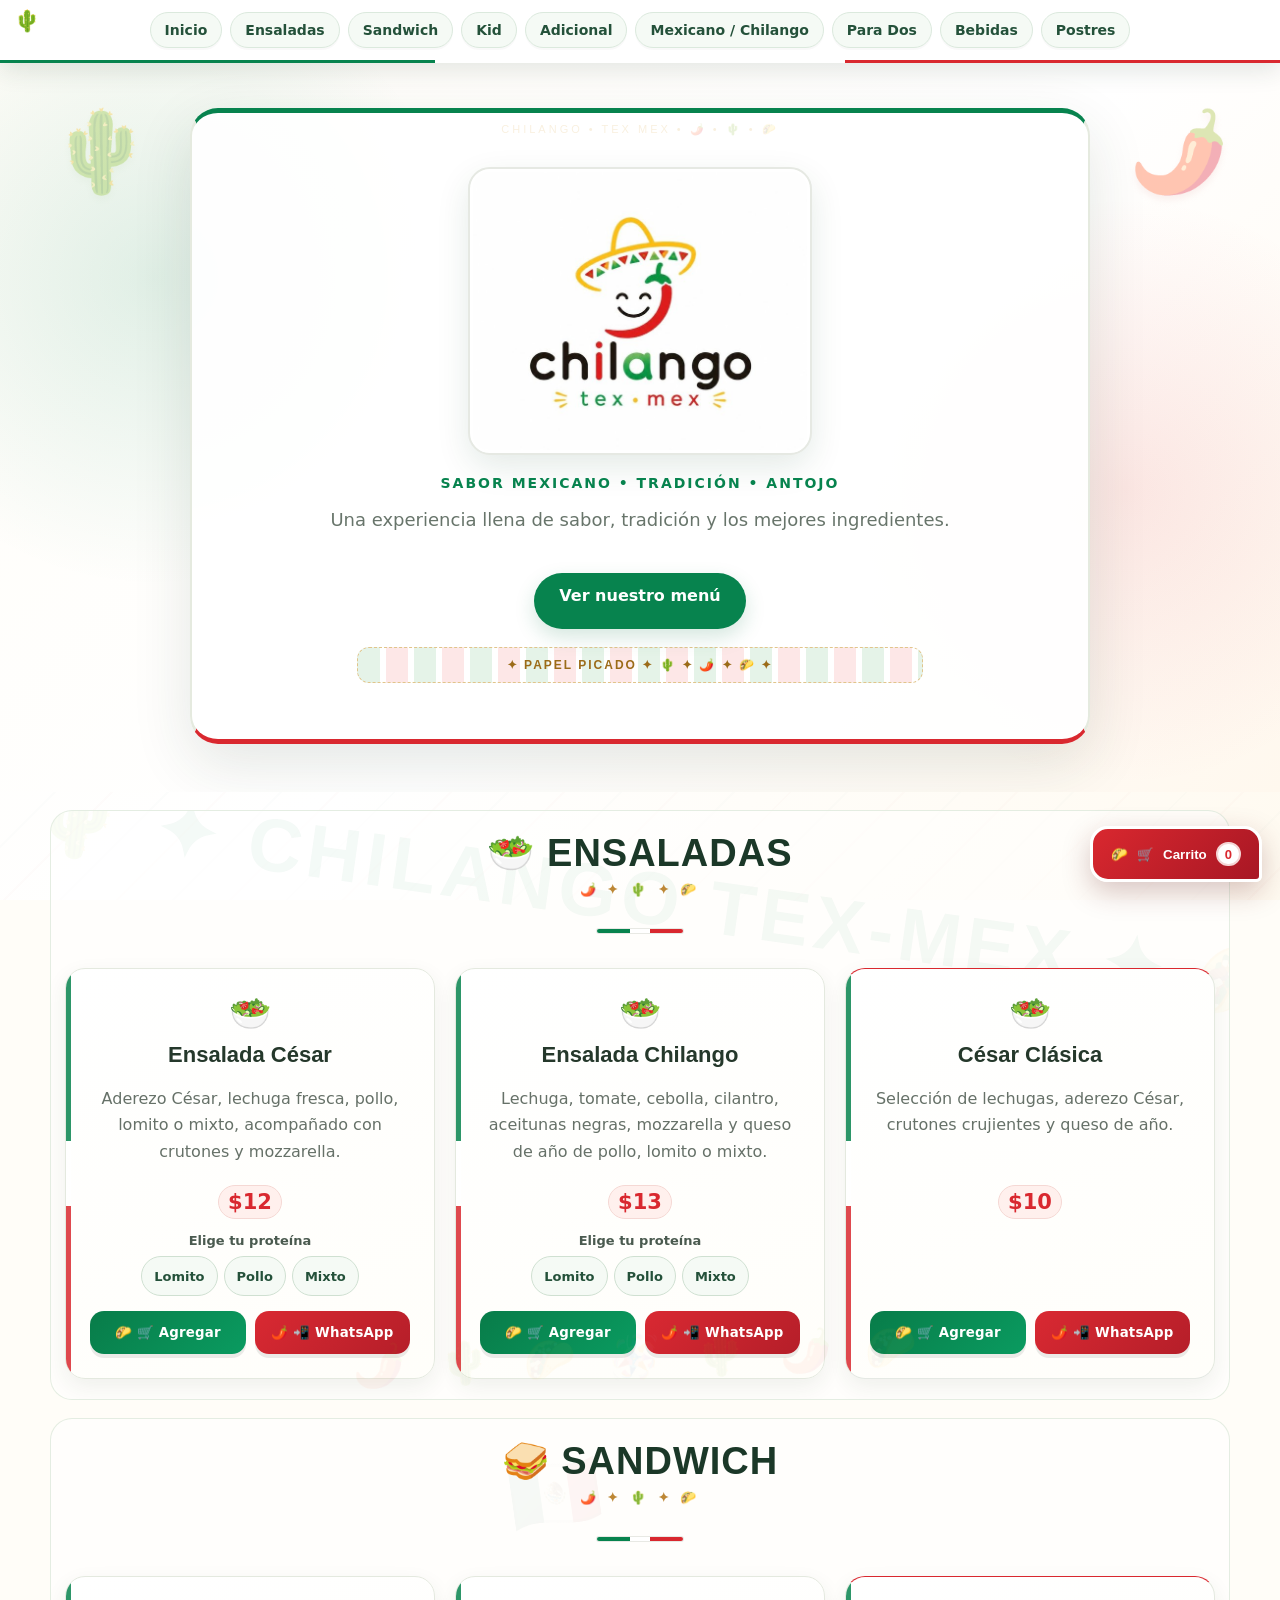
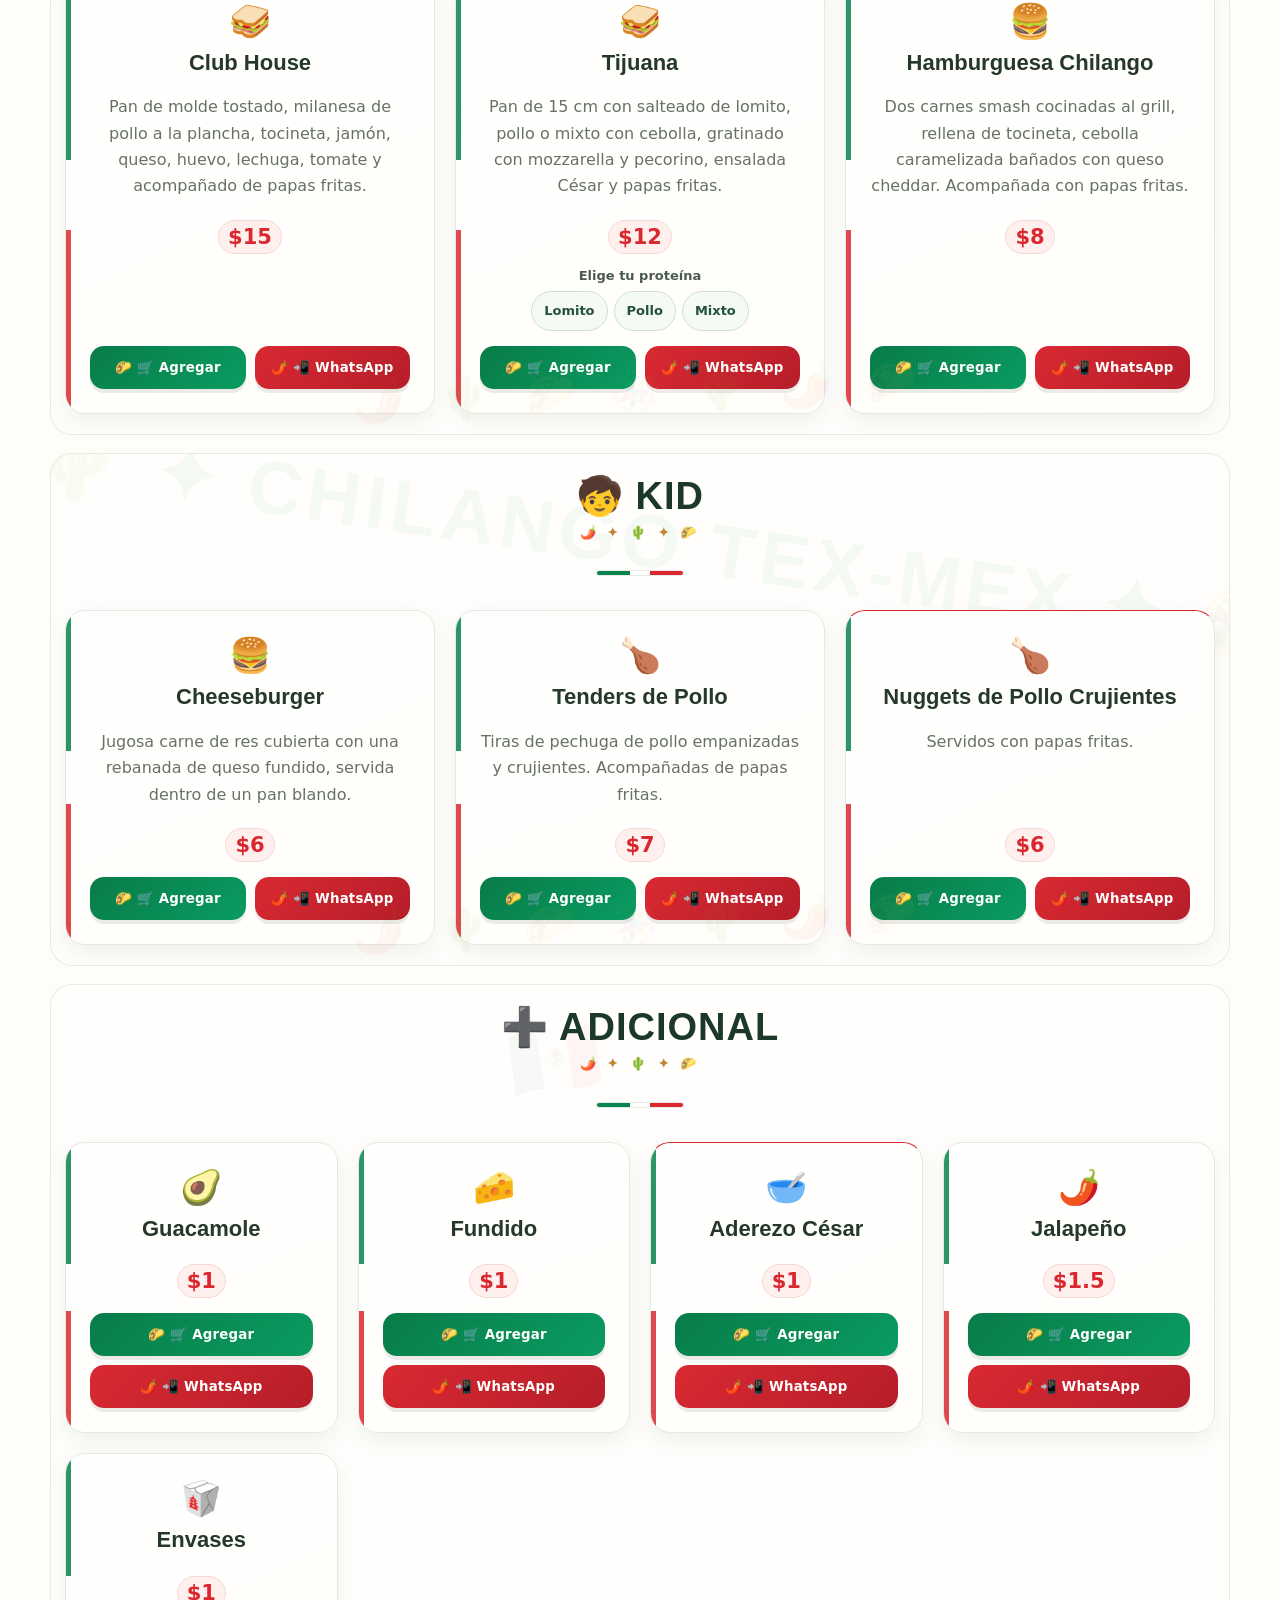
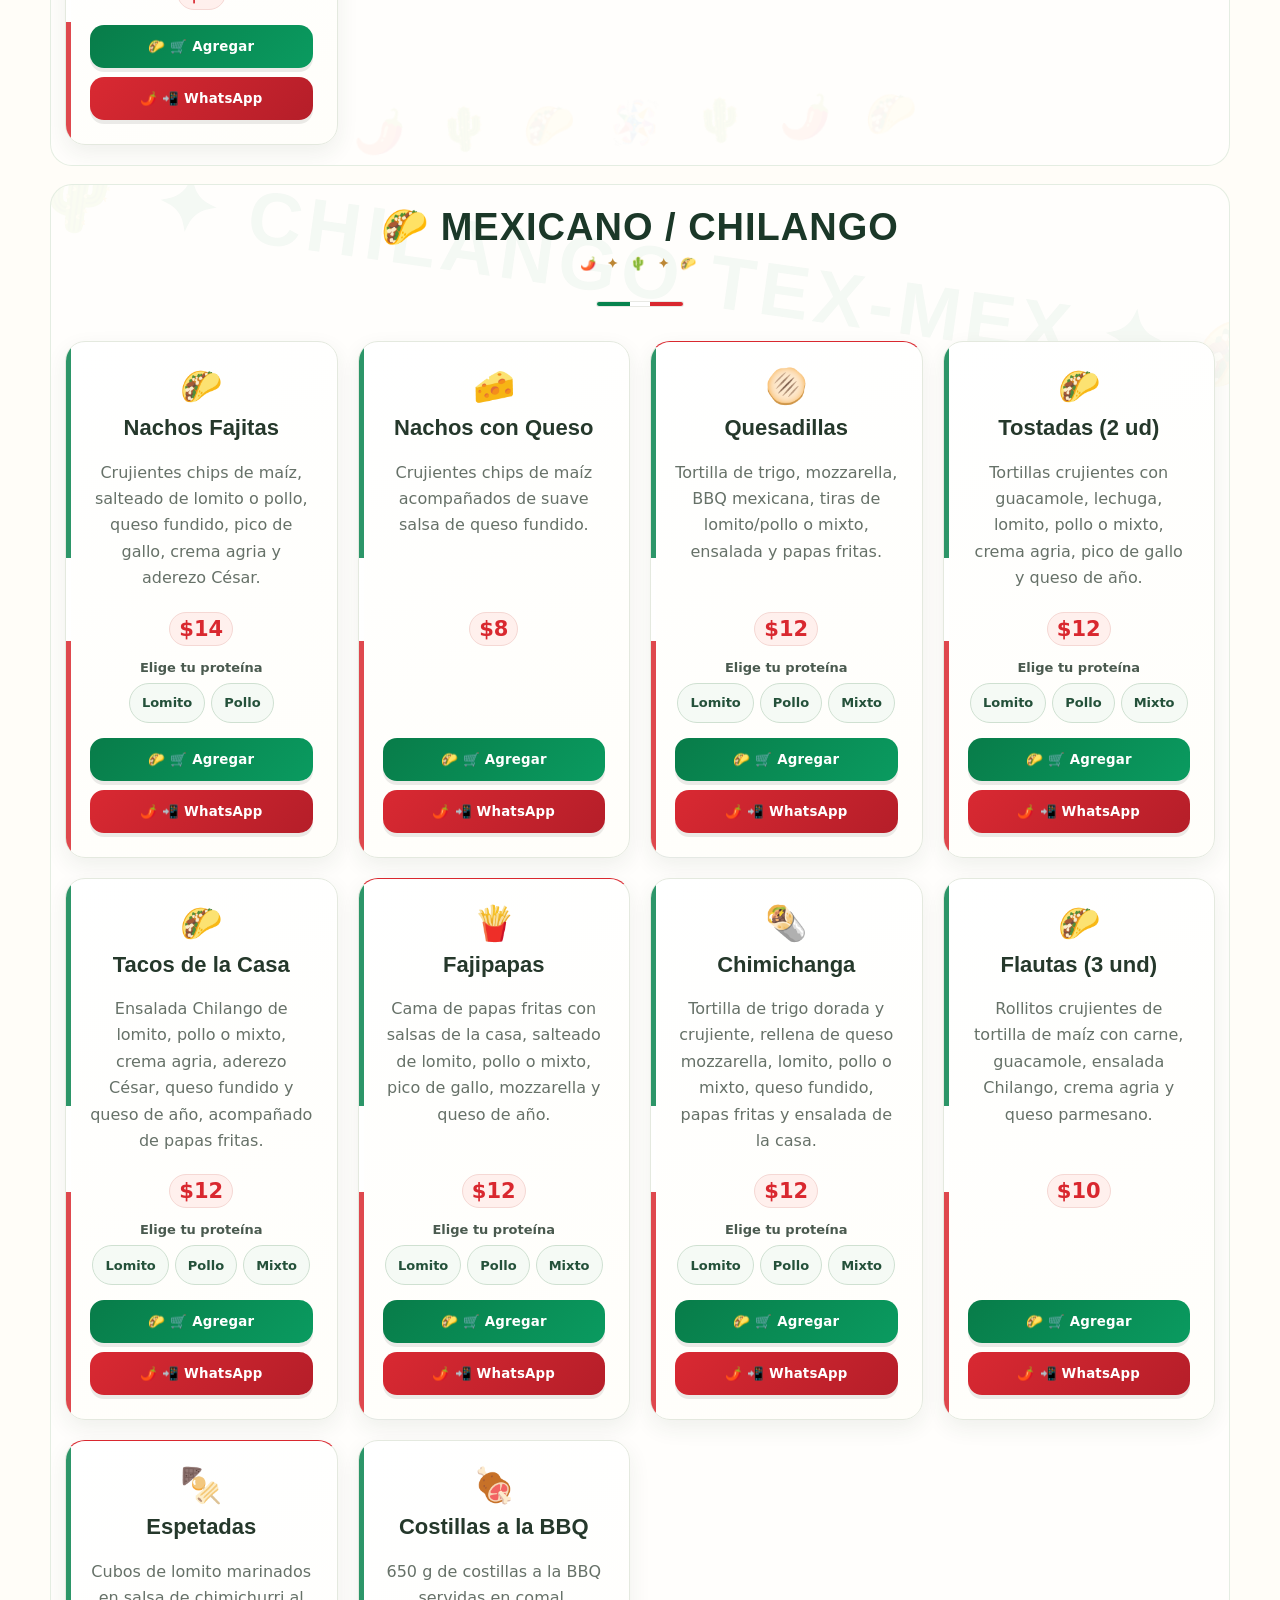
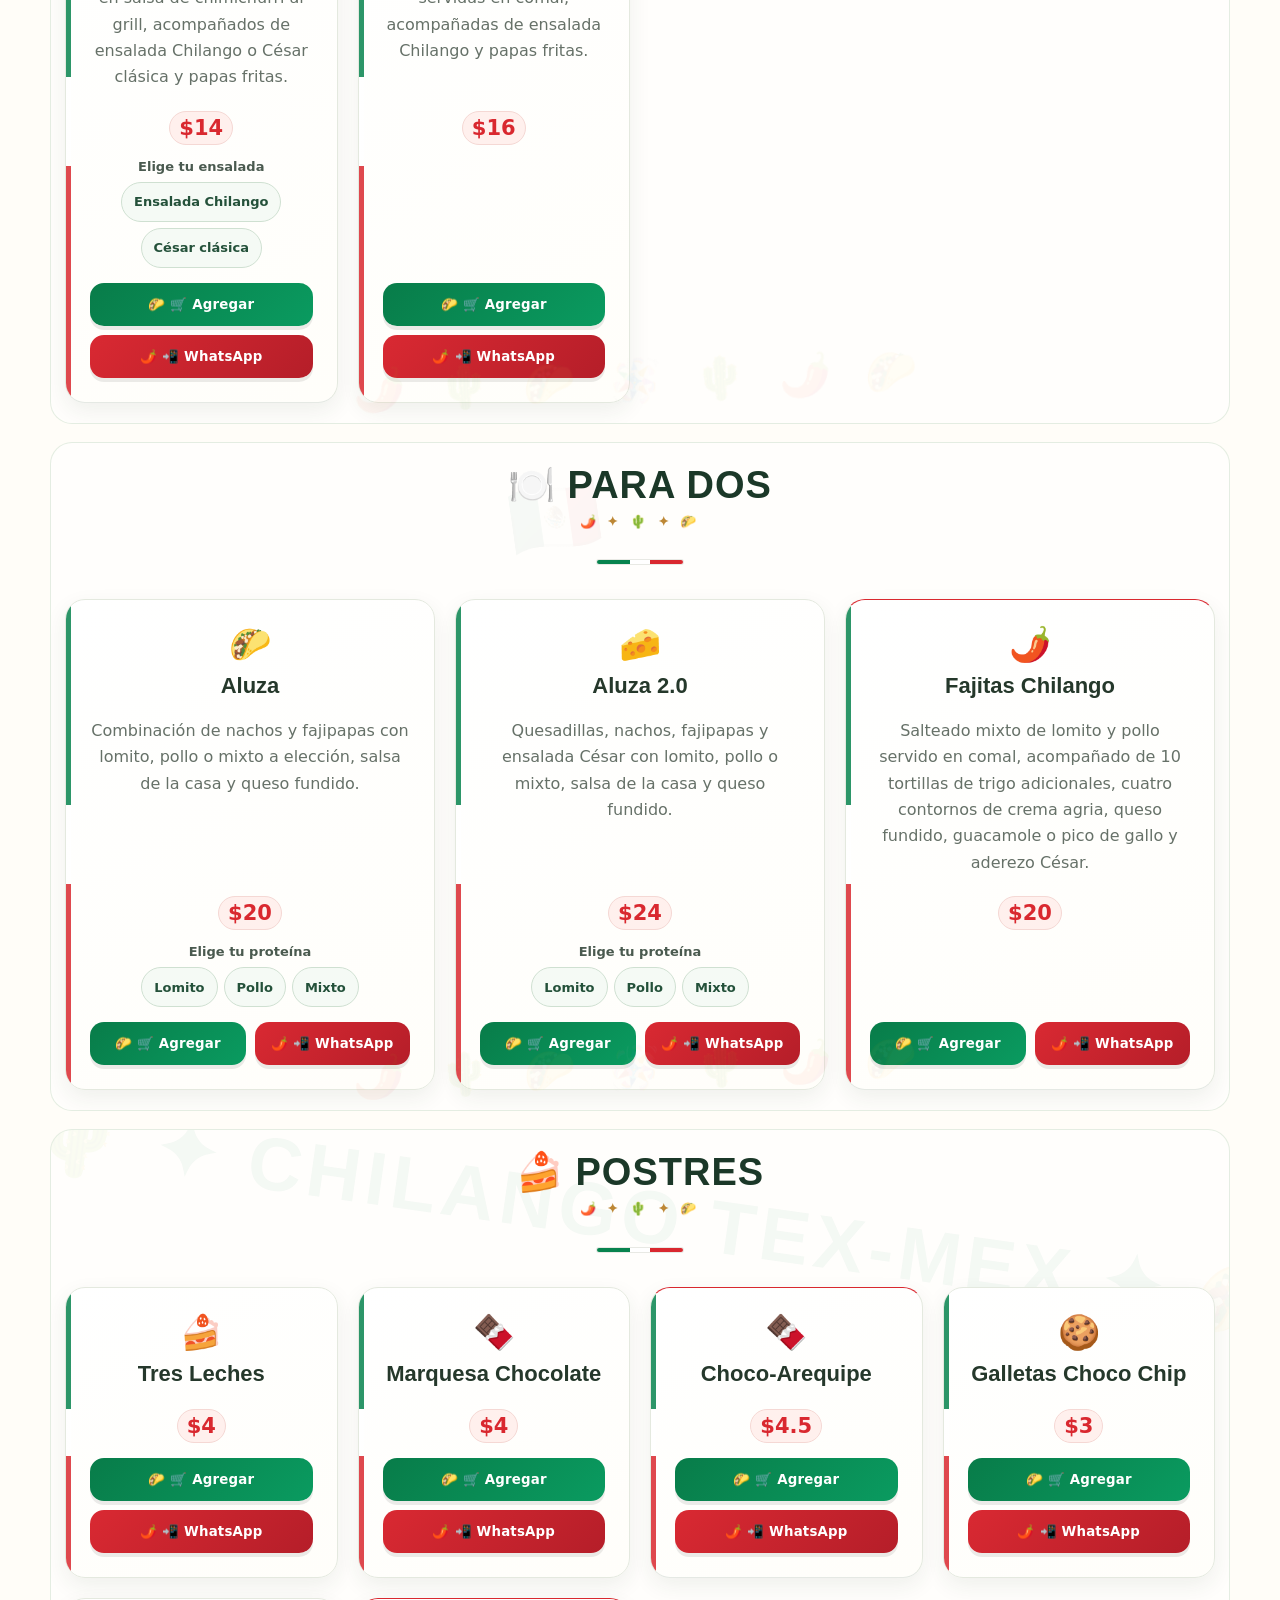
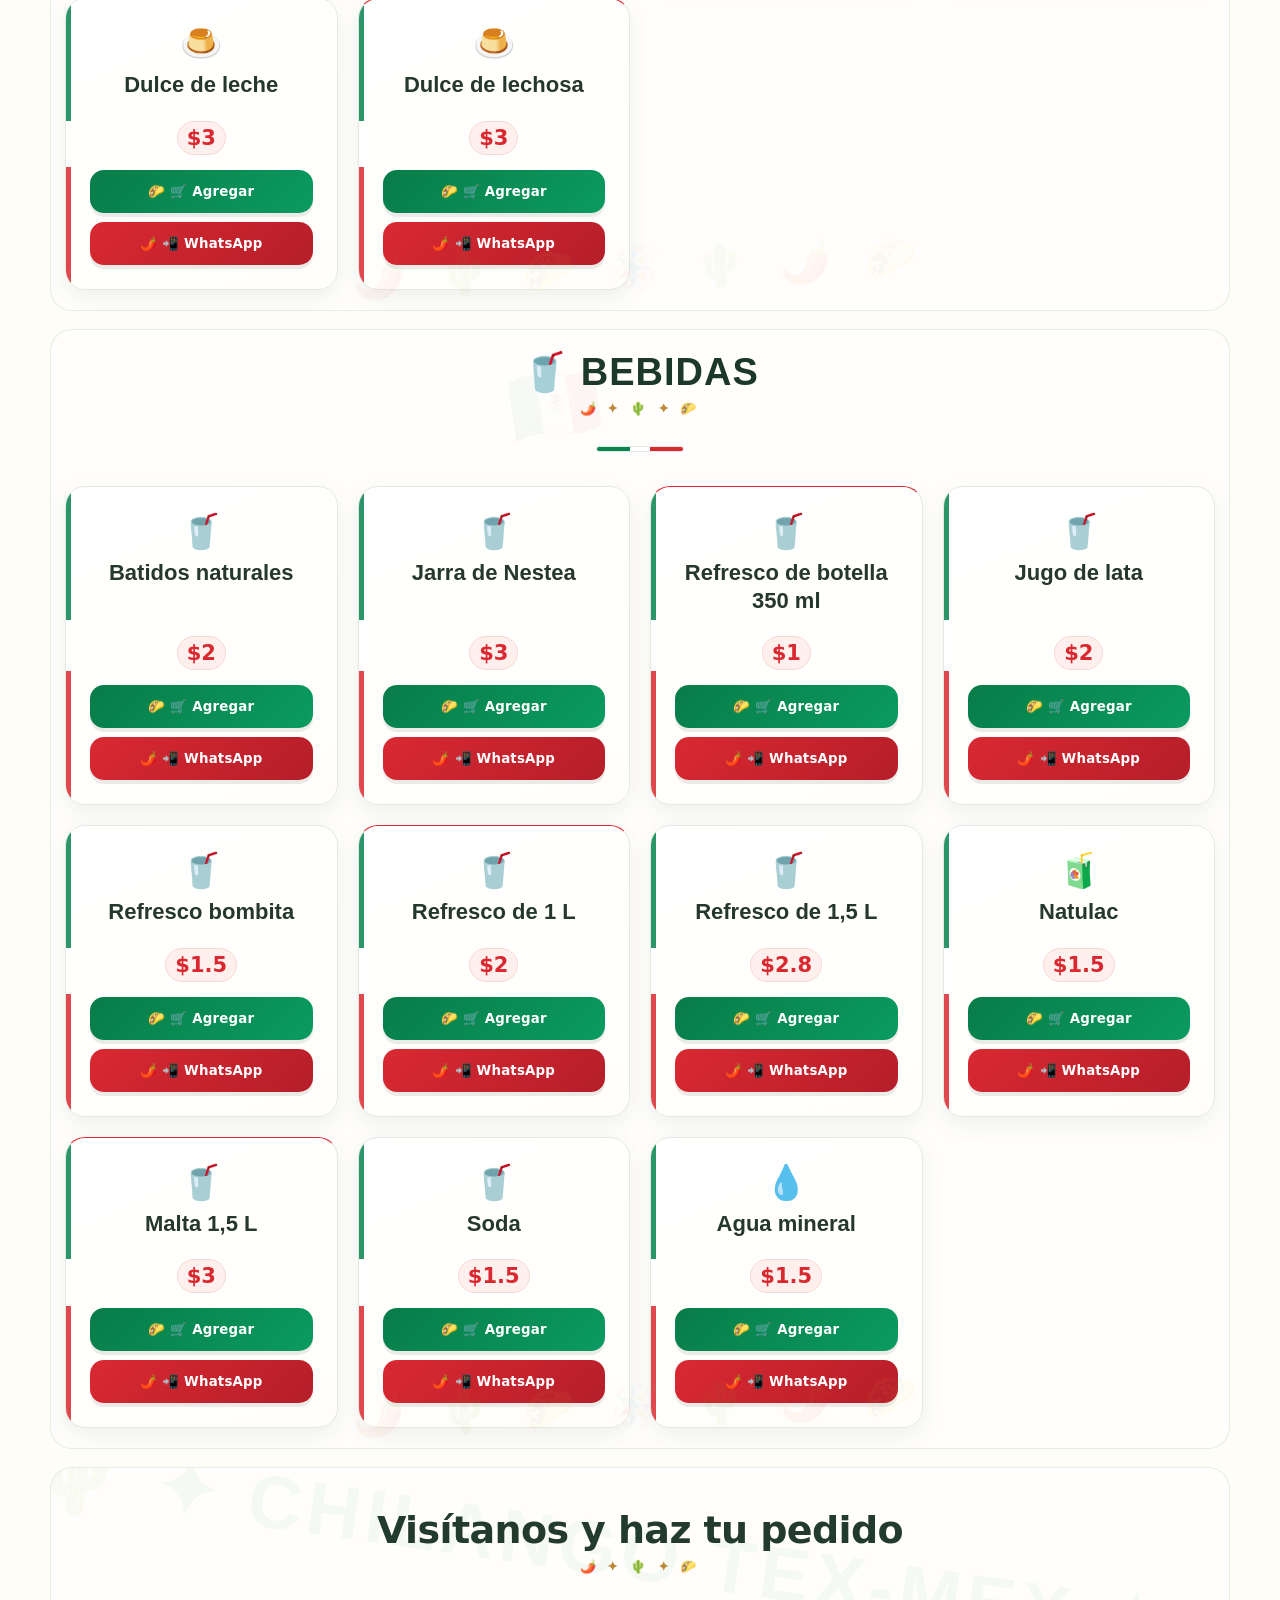
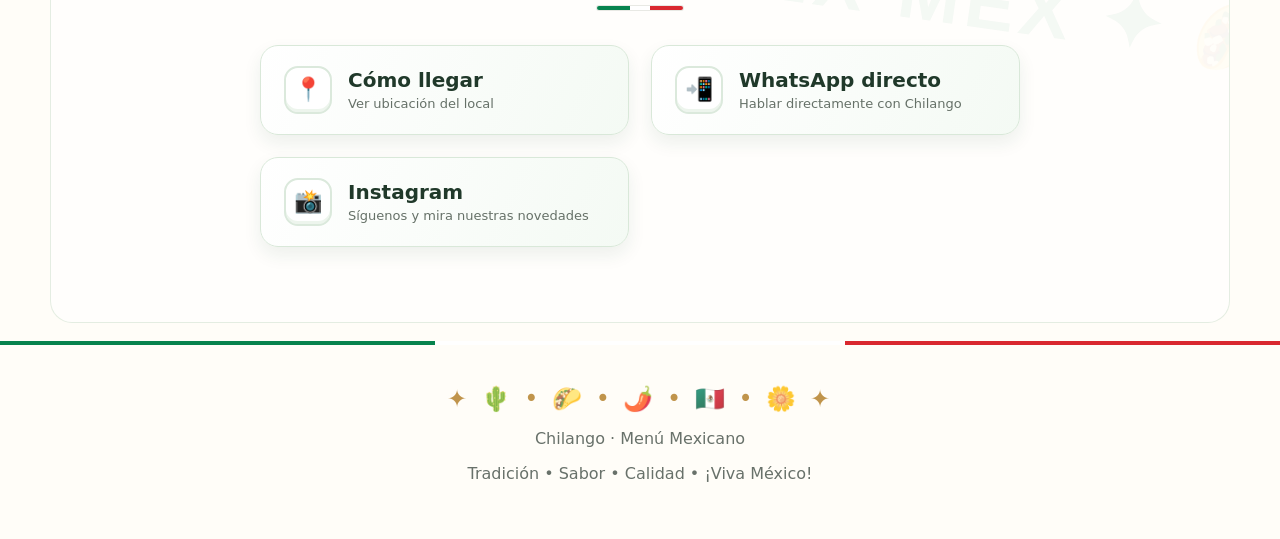
<file: index.html>
<!DOCTYPE html>
<html lang="es">
<head>
<meta charset="UTF-8">
<meta name="viewport" content="width=device-width, initial-scale=1.0">
<meta name="theme-color" content="#006847">
<title>Chilango | Menú Mexicano</title>
<link rel="icon" type="image/png" href="[data-uri]">
<link rel="stylesheet" href="style.css">
<script src="script.js"></script>
</head>
<body>

<nav>
<a href="#inicio">Inicio</a>
<a href="#ensaladas">Ensaladas</a>
<a href="#sandwich">Sandwich</a>
<a href="#kid">Kid</a>
<a href="#adicional">Adicional</a>
<a href="#mexicano">Mexicano / Chilango</a>
<a href="#para-dos">Para Dos</a>
<a href="#bebidas">Bebidas</a>
<a href="#postres">Postres</a>
</nav>

<header class="hero" id="inicio">
<div class="hero-card">
<img class="restaurant-logo" src="[data-uri]" width="680" height="567" alt="Logo Chilango Tex Mex" fetchpriority="high" decoding="async" onerror="this.style.display='none';this.nextElementSibling.style.display='block'" />
<div class="logo-fallback">chilango<small>tex · mex</small></div>
<div class="kicker">Sabor mexicano • Tradición • Antojo</div>
<p>Una experiencia llena de sabor, tradición y los mejores ingredientes.</p>
<a class="btn" href="#ensaladas">Ver nuestro menú</a>
</div>
</header>

<section id="ensaladas" class="mexican-menu">
  <h2 class="mexican-title">🥗 Ensaladas</h2><div class="divider"></div>
  <div class="card-grid"><div class="card order-item mexican-card" data-product="🥗 Ensalada César" data-options="Lomito|Pollo|Mixto" data-options-label="Elige tu proteína" data-price="$12">
    <span class="category-icon">🥗</span>
    <h3>Ensalada César</h3>
    <p>Aderezo César, lechuga fresca, pollo, lomito o mixto, acompañado con crutones y mozzarella.</p>
    <span class="price">$12</span><div class="product-actions">
      <button type="button" class="add-cart-btn" onclick="event.stopPropagation();pedirProducto(this.closest('.order-item'))">🛒 Agregar</button>
      <button type="button" class="direct-wa-btn" onclick="event.stopPropagation();pedirProductoWhatsApp(this.closest('.order-item'))">📲 WhatsApp</button>
    </div>
  </div>
  <div class="card order-item mexican-card" data-product="🥗 Ensalada Chilango" data-options="Lomito|Pollo|Mixto" data-options-label="Elige tu proteína" data-price="$13">
    <span class="category-icon">🥗</span>
      <h3>Ensalada Chilango</h3><p>Lechuga, tomate, cebolla, cilantro, aceitunas negras, mozzarella y queso de año de pollo, lomito o mixto.</p><span class="price">$13</span><div class="product-actions"><button type="button" class="add-cart-btn" onclick="event.stopPropagation();pedirProducto(this.closest('.order-item'))">🛒 Agregar</button><button type="button" class="direct-wa-btn" onclick="event.stopPropagation();pedirProductoWhatsApp(this.closest('.order-item'))">📲 WhatsApp</button></div></div><div class="card order-item mexican-card" data-product="🥗 César Clásica" data-price="$10"><span class="category-icon">🥗</span><h3>César Clásica</h3><p>Selección de lechugas, aderezo César, crutones crujientes y queso de año.</p><span class="price">$10</span><div class="product-actions"><button type="button" class="add-cart-btn" onclick="event.stopPropagation();pedirProducto(this.closest('.order-item'))">🛒 Agregar</button><button type="button" class="direct-wa-btn" onclick="event.stopPropagation();pedirProductoWhatsApp(this.closest('.order-item'))">📲 WhatsApp</button></div></div></div></section>
<section id="sandwich" class="mexican-menu"><h2 class="mexican-title">🥪 Sandwich</h2><div class="divider"></div><div class="card-grid"><div class="card order-item mexican-card" data-product="🥪 Club House" data-price="$15"><span class="category-icon">🥪</span><h3>Club House</h3><p>Pan de molde tostado, milanesa de pollo a la plancha, tocineta, jamón, queso, huevo, lechuga, tomate y acompañado de papas fritas.</p><span class="price">$15</span><div class="product-actions"><button type="button" class="add-cart-btn" onclick="event.stopPropagation();pedirProducto(this.closest('.order-item'))">🛒 Agregar</button><button type="button" class="direct-wa-btn" onclick="event.stopPropagation();pedirProductoWhatsApp(this.closest('.order-item'))">📲 WhatsApp</button></div></div><div class="card order-item mexican-card" data-product="🥪 Tijuana" data-options="Lomito|Pollo|Mixto" data-options-label="Elige tu proteína" data-price="$12"><span class="category-icon">🥪</span><h3>Tijuana</h3><p>Pan de 15 cm con salteado de lomito, pollo o mixto con cebolla, gratinado con mozzarella y pecorino, ensalada César y papas fritas.</p><span class="price">$12</span><div class="product-actions"><button type="button" class="add-cart-btn" onclick="event.stopPropagation();pedirProducto(this.closest('.order-item'))">🛒 Agregar</button><button type="button" class="direct-wa-btn" onclick="event.stopPropagation();pedirProductoWhatsApp(this.closest('.order-item'))">📲 WhatsApp</button></div></div><div class="card order-item mexican-card" data-product="🍔 Hamburguesa Chilango" data-price="$8"><span class="category-icon">🍔</span><h3>Hamburguesa Chilango</h3><p>Dos carnes smash cocinadas al grill, rellena de tocineta, cebolla caramelizada bañados con queso cheddar. Acompañada con papas fritas.</p><span class="price">$8</span><div class="product-actions"><button type="button" class="add-cart-btn" onclick="event.stopPropagation();pedirProducto(this.closest('.order-item'))">🛒 Agregar</button><button type="button" class="direct-wa-btn" onclick="event.stopPropagation();pedirProductoWhatsApp(this.closest('.order-item'))">📲 WhatsApp</button></div></div></div></section>
<section id="kid" class="mexican-menu"><h2 class="mexican-title">🧒 Kid</h2><div class="divider"></div><div class="card-grid"><div class="card order-item mexican-card" data-product="🍔 Cheeseburger" data-price="$6"><span class="category-icon">🍔</span><h3>Cheeseburger</h3><p>Jugosa carne de res cubierta con una rebanada de queso fundido, servida dentro de un pan blando.</p><span class="price">$6</span><div class="product-actions"><button type="button" class="add-cart-btn" onclick="event.stopPropagation();pedirProducto(this.closest('.order-item'))">🛒 Agregar</button><button type="button" class="direct-wa-btn" onclick="event.stopPropagation();pedirProductoWhatsApp(this.closest('.order-item'))">📲 WhatsApp</button></div></div><div class="card order-item mexican-card" data-product="🍗 Tenders de Pollo" data-price="$7"><span class="category-icon">🍗</span><h3>Tenders de Pollo</h3><p>Tiras de pechuga de pollo empanizadas y crujientes. Acompañadas de papas fritas.</p><span class="price">$7</span><div class="product-actions"><button type="button" class="add-cart-btn" onclick="event.stopPropagation();pedirProducto(this.closest('.order-item'))">🛒 Agregar</button><button type="button" class="direct-wa-btn" onclick="event.stopPropagation();pedirProductoWhatsApp(this.closest('.order-item'))">📲 WhatsApp</button></div></div><div class="card order-item mexican-card" data-product="🍗 Nuggets de Pollo Crujientes" data-price="$6"><span class="category-icon">🍗</span><h3>Nuggets de Pollo Crujientes</h3><p>Servidos con papas fritas.</p><span class="price">$6</span><div class="product-actions"><button type="button" class="add-cart-btn" onclick="event.stopPropagation();pedirProducto(this.closest('.order-item'))">🛒 Agregar</button><button type="button" class="direct-wa-btn" onclick="event.stopPropagation();pedirProductoWhatsApp(this.closest('.order-item'))">📲 WhatsApp</button></div></div></div></section>
<section id="adicional" class="mexican-menu"><h2 class="mexican-title">➕ Adicional</h2><div class="divider"></div><div class="card-grid"><div class="card order-item mexican-card" data-product="🥑 Guacamole" data-price="$1"><span class="category-icon">🥑</span><h3>Guacamole</h3><span class="price">$1</span><div class="product-actions"><button type="button" class="add-cart-btn" onclick="event.stopPropagation();pedirProducto(this.closest('.order-item'))">🛒 Agregar</button><button type="button" class="direct-wa-btn" onclick="event.stopPropagation();pedirProductoWhatsApp(this.closest('.order-item'))">📲 WhatsApp</button></div></div><div class="card order-item mexican-card" data-product="🧀 Fundido" data-price="$1"><span class="category-icon">🧀</span><h3>Fundido</h3><span class="price">$1</span><div class="product-actions"><button type="button" class="add-cart-btn" onclick="event.stopPropagation();pedirProducto(this.closest('.order-item'))">🛒 Agregar</button><button type="button" class="direct-wa-btn" onclick="event.stopPropagation();pedirProductoWhatsApp(this.closest('.order-item'))">📲 WhatsApp</button></div></div><div class="card order-item mexican-card" data-product="🥣 Aderezo César" data-price="$1"><span class="category-icon">🥣</span><h3>Aderezo César</h3><span class="price">$1</span><div class="product-actions"><button type="button" class="add-cart-btn" onclick="event.stopPropagation();pedirProducto(this.closest('.order-item'))">🛒 Agregar</button><button type="button" class="direct-wa-btn" onclick="event.stopPropagation();pedirProductoWhatsApp(this.closest('.order-item'))">📲 WhatsApp</button></div></div><div class="card order-item mexican-card" data-product="🌶️ Jalapeño" data-price="$1.5"><span class="category-icon">🌶️</span><h3>Jalapeño</h3><span class="price">$1.5</span><div class="product-actions"><button type="button" class="add-cart-btn" onclick="event.stopPropagation();pedirProducto(this.closest('.order-item'))">🛒 Agregar</button><button type="button" class="direct-wa-btn" onclick="event.stopPropagation();pedirProductoWhatsApp(this.closest('.order-item'))">📲 WhatsApp</button></div></div><div class="card order-item mexican-card" data-product="🥡 Envases" data-price="$1"><span class="category-icon">🥡</span><h3>Envases</h3><span class="price">$1</span><div class="product-actions"><button type="button" class="add-cart-btn" onclick="event.stopPropagation();pedirProducto(this.closest('.order-item'))">🛒 Agregar</button><button type="button" class="direct-wa-btn" onclick="event.stopPropagation();pedirProductoWhatsApp(this.closest('.order-item'))">📲 WhatsApp</button></div></div></div></section>
<section id="mexicano" class="mexican-menu"><h2 class="mexican-title">🌮 Mexicano / Chilango</h2><div class="divider"></div><div class="card-grid"><div class="card order-item mexican-card" data-product="🌮 Nachos Fajitas" data-options="Lomito|Pollo" data-options-label="Elige tu proteína" data-price="$14"><span class="category-icon">🌮</span><h3>Nachos Fajitas</h3><p>Crujientes chips de maíz, salteado de lomito o pollo, queso fundido, pico de gallo, crema agria y aderezo César.</p><span class="price">$14</span><div class="product-actions"><button type="button" class="add-cart-btn" onclick="event.stopPropagation();pedirProducto(this.closest('.order-item'))">🛒 Agregar</button><button type="button" class="direct-wa-btn" onclick="event.stopPropagation();pedirProductoWhatsApp(this.closest('.order-item'))">📲 WhatsApp</button></div></div><div class="card order-item mexican-card" data-product="🧀 Nachos con Queso" data-price="$8"><span class="category-icon">🧀</span><h3>Nachos con Queso</h3><p>Crujientes chips de maíz acompañados de suave salsa de queso fundido.</p><span class="price">$8</span><div class="product-actions"><button type="button" class="add-cart-btn" onclick="event.stopPropagation();pedirProducto(this.closest('.order-item'))">🛒 Agregar</button><button type="button" class="direct-wa-btn" onclick="event.stopPropagation();pedirProductoWhatsApp(this.closest('.order-item'))">📲 WhatsApp</button></div></div><div class="card order-item mexican-card" data-product="🫓 Quesadillas" data-options="Lomito|Pollo|Mixto" data-options-label="Elige tu proteína" data-price="$12"><span class="category-icon">🫓</span><h3>Quesadillas</h3><p>Tortilla de trigo, mozzarella, BBQ mexicana, tiras de lomito/pollo o mixto, ensalada y papas fritas.</p><span class="price">$12</span><div class="product-actions"><button type="button" class="add-cart-btn" onclick="event.stopPropagation();pedirProducto(this.closest('.order-item'))">🛒 Agregar</button><button type="button" class="direct-wa-btn" onclick="event.stopPropagation();pedirProductoWhatsApp(this.closest('.order-item'))">📲 WhatsApp</button></div></div><div class="card order-item mexican-card" data-product="🌮 Tostadas (2 ud)" data-options="Lomito|Pollo|Mixto" data-options-label="Elige tu proteína" data-price="$12"><span class="category-icon">🌮</span><h3>Tostadas (2 ud)</h3><p>Tortillas crujientes con guacamole, lechuga, lomito, pollo o mixto, crema agria, pico de gallo y queso de año.</p><span class="price">$12</span><div class="product-actions"><button type="button" class="add-cart-btn" onclick="event.stopPropagation();pedirProducto(this.closest('.order-item'))">🛒 Agregar</button><button type="button" class="direct-wa-btn" onclick="event.stopPropagation();pedirProductoWhatsApp(this.closest('.order-item'))">📲 WhatsApp</button></div></div><div class="card order-item mexican-card" data-product="🌮 Tacos de la Casa" data-options="Lomito|Pollo|Mixto" data-options-label="Elige tu proteína" data-price="$12"><span class="category-icon">🌮</span><h3>Tacos de la Casa</h3><p>Ensalada Chilango de lomito, pollo o mixto, crema agria, aderezo César, queso fundido y queso de año, acompañado de papas fritas.</p><span class="price">$12</span><div class="product-actions"><button type="button" class="add-cart-btn" onclick="event.stopPropagation();pedirProducto(this.closest('.order-item'))">🛒 Agregar</button><button type="button" class="direct-wa-btn" onclick="event.stopPropagation();pedirProductoWhatsApp(this.closest('.order-item'))">📲 WhatsApp</button></div></div><div class="card order-item mexican-card" data-product="🍟 Fajipapas" data-options="Lomito|Pollo|Mixto" data-options-label="Elige tu proteína" data-price="$12"><span class="category-icon">🍟</span><h3>Fajipapas</h3><p>Cama de papas fritas con salsas de la casa, salteado de lomito, pollo o mixto, pico de gallo, mozzarella y queso de año.</p><span class="price">$12</span><div class="product-actions"><button type="button" class="add-cart-btn" onclick="event.stopPropagation();pedirProducto(this.closest('.order-item'))">🛒 Agregar</button><button type="button" class="direct-wa-btn" onclick="event.stopPropagation();pedirProductoWhatsApp(this.closest('.order-item'))">📲 WhatsApp</button></div></div><div class="card order-item mexican-card" data-product="🌯 Chimichanga" data-options="Lomito|Pollo|Mixto" data-options-label="Elige tu proteína" data-price="$12"><span class="category-icon">🌯</span><h3>Chimichanga</h3><p>Tortilla de trigo dorada y crujiente, rellena de queso mozzarella, lomito, pollo o mixto, queso fundido, papas fritas y ensalada de la casa.</p><span class="price">$12</span><div class="product-actions"><button type="button" class="add-cart-btn" onclick="event.stopPropagation();pedirProducto(this.closest('.order-item'))">🛒 Agregar</button><button type="button" class="direct-wa-btn" onclick="event.stopPropagation();pedirProductoWhatsApp(this.closest('.order-item'))">📲 WhatsApp</button></div></div><div class="card order-item mexican-card" data-product="🌮 Flautas (3 und)" data-price="$10"><span class="category-icon">🌮</span><h3>Flautas (3 und)</h3><p>Rollitos crujientes de tortilla de maíz con carne, guacamole, ensalada Chilango, crema agria y queso parmesano.</p><span class="price">$10</span><div class="product-actions"><button type="button" class="add-cart-btn" onclick="event.stopPropagation();pedirProducto(this.closest('.order-item'))">🛒 Agregar</button><button type="button" class="direct-wa-btn" onclick="event.stopPropagation();pedirProductoWhatsApp(this.closest('.order-item'))">📲 WhatsApp</button></div></div><div class="card order-item mexican-card" data-product="🍢 Espetadas" data-options="Ensalada Chilango|César clásica" data-options-label="Elige tu ensalada" data-price="$14"><span class="category-icon">🍢</span><h3>Espetadas</h3><p>Cubos de lomito marinados en salsa de chimichurri al grill, acompañados de ensalada Chilango o César clásica y papas fritas.</p><span class="price">$14</span><div class="product-actions"><button type="button" class="add-cart-btn" onclick="event.stopPropagation();pedirProducto(this.closest('.order-item'))">🛒 Agregar</button><button type="button" class="direct-wa-btn" onclick="event.stopPropagation();pedirProductoWhatsApp(this.closest('.order-item'))">📲 WhatsApp</button></div></div><div class="card order-item mexican-card" data-product="🍖 Costillas a la BBQ" data-price="$16"><span class="category-icon">🍖</span><h3>Costillas a la BBQ</h3><p>650 g de costillas a la BBQ servidas en comal, acompañadas de ensalada Chilango y papas fritas.</p><span class="price">$16</span><div class="product-actions"><button type="button" class="add-cart-btn" onclick="event.stopPropagation();pedirProducto(this.closest('.order-item'))">🛒 Agregar</button><button type="button" class="direct-wa-btn" onclick="event.stopPropagation();pedirProductoWhatsApp(this.closest('.order-item'))">📲 WhatsApp</button></div></div></div></section>
<section id="para-dos" class="mexican-menu"><h2 class="mexican-title">🍽️ Para Dos</h2><div class="divider"></div><div class="card-grid"><div class="card order-item mexican-card" data-product="🌮 Aluza" data-options="Lomito|Pollo|Mixto" data-options-label="Elige tu proteína" data-price="$20"><span class="category-icon">🌮</span><h3>Aluza</h3><p>Combinación de nachos y fajipapas con lomito, pollo o mixto a elección, salsa de la casa y queso fundido.</p><span class="price">$20</span><div class="product-actions"><button type="button" class="add-cart-btn" onclick="event.stopPropagation();pedirProducto(this.closest('.order-item'))">🛒 Agregar</button><button type="button" class="direct-wa-btn" onclick="event.stopPropagation();pedirProductoWhatsApp(this.closest('.order-item'))">📲 WhatsApp</button></div></div><div class="card order-item mexican-card" data-product="🧀 Aluza 2.0" data-options="Lomito|Pollo|Mixto" data-options-label="Elige tu proteína" data-price="$24"><span class="category-icon">🧀</span><h3>Aluza 2.0</h3><p>Quesadillas, nachos, fajipapas y ensalada César con lomito, pollo o mixto, salsa de la casa y queso fundido.</p><span class="price">$24</span><div class="product-actions"><button type="button" class="add-cart-btn" onclick="event.stopPropagation();pedirProducto(this.closest('.order-item'))">🛒 Agregar</button><button type="button" class="direct-wa-btn" onclick="event.stopPropagation();pedirProductoWhatsApp(this.closest('.order-item'))">📲 WhatsApp</button></div></div><div class="card order-item mexican-card" data-product="🌶️ Fajitas Chilango" data-price="$20"><span class="category-icon">🌶️</span><h3>Fajitas Chilango</h3><p>Salteado mixto de lomito y pollo servido en comal, acompañado de 10 tortillas de trigo adicionales, cuatro contornos de crema agria, queso fundido, guacamole o pico de gallo y aderezo César.</p><span class="price">$20</span><div class="product-actions"><button type="button" class="add-cart-btn" onclick="event.stopPropagation();pedirProducto(this.closest('.order-item'))">🛒 Agregar</button><button type="button" class="direct-wa-btn" onclick="event.stopPropagation();pedirProductoWhatsApp(this.closest('.order-item'))">📲 WhatsApp</button></div></div></div></section>
<section id="postres" class="mexican-menu"><h2 class="mexican-title">🍰 Postres</h2><div class="divider"></div><div class="card-grid"><div class="card order-item mexican-card" data-product="🍰 Tres Leches" data-price="$4"><span class="category-icon">🍰</span><h3>Tres Leches</h3><span class="price">$4</span><div class="product-actions"><button type="button" class="add-cart-btn" onclick="event.stopPropagation();pedirProducto(this.closest('.order-item'))">🛒 Agregar</button><button type="button" class="direct-wa-btn" onclick="event.stopPropagation();pedirProductoWhatsApp(this.closest('.order-item'))">📲 WhatsApp</button></div></div><div class="card order-item mexican-card" data-product="🍫 Marquesa Chocolate" data-price="$4"><span class="category-icon">🍫</span><h3>Marquesa Chocolate</h3><span class="price">$4</span><div class="product-actions"><button type="button" class="add-cart-btn" onclick="event.stopPropagation();pedirProducto(this.closest('.order-item'))">🛒 Agregar</button><button type="button" class="direct-wa-btn" onclick="event.stopPropagation();pedirProductoWhatsApp(this.closest('.order-item'))">📲 WhatsApp</button></div></div><div class="card order-item mexican-card" data-product="🍫 Choco-Arequipe" data-price="$4.5"><span class="category-icon">🍫</span><h3>Choco-Arequipe</h3><span class="price">$4.5</span><div class="product-actions"><button type="button" class="add-cart-btn" onclick="event.stopPropagation();pedirProducto(this.closest('.order-item'))">🛒 Agregar</button><button type="button" class="direct-wa-btn" onclick="event.stopPropagation();pedirProductoWhatsApp(this.closest('.order-item'))">📲 WhatsApp</button></div></div><div class="card order-item mexican-card" data-product="🍪 Galletas Choco Chip" data-price="$3"><span class="category-icon">🍪</span><h3>Galletas Choco Chip</h3><span class="price">$3</span><div class="product-actions"><button type="button" class="add-cart-btn" onclick="event.stopPropagation();pedirProducto(this.closest('.order-item'))">🛒 Agregar</button><button type="button" class="direct-wa-btn" onclick="event.stopPropagation();pedirProductoWhatsApp(this.closest('.order-item'))">📲 WhatsApp</button></div></div><div class="card order-item mexican-card" data-product="🍮 Dulce de leche" data-price="$3"><span class="category-icon">🍮</span><h3>Dulce de leche</h3><span class="price">$3</span><div class="product-actions"><button type="button" class="add-cart-btn" onclick="event.stopPropagation();pedirProducto(this.closest('.order-item'))">🛒 Agregar</button><button type="button" class="direct-wa-btn" onclick="event.stopPropagation();pedirProductoWhatsApp(this.closest('.order-item'))">📲 WhatsApp</button></div></div><div class="card order-item mexican-card" data-product="🍮 Dulce de lechosa" data-price="$3"><span class="category-icon">🍮</span><h3>Dulce de lechosa</h3><span class="price">$3</span><div class="product-actions"><button type="button" class="add-cart-btn" onclick="event.stopPropagation();pedirProducto(this.closest('.order-item'))">🛒 Agregar</button><button type="button" class="direct-wa-btn" onclick="event.stopPropagation();pedirProductoWhatsApp(this.closest('.order-item'))">📲 WhatsApp</button></div></div></div></section>
<section id="bebidas" class="mexican-menu"><h2 class="mexican-title">🥤 Bebidas</h2><div class="divider"></div><div class="card-grid"><div class="card order-item mexican-card" data-product="🥤 Batidos naturales" data-price="$2"><span class="category-icon">🥤</span><h3>Batidos naturales</h3><span class="price">$2</span><div class="product-actions"><button type="button" class="add-cart-btn" onclick="event.stopPropagation();pedirProducto(this.closest('.order-item'))">🛒 Agregar</button><button type="button" class="direct-wa-btn" onclick="event.stopPropagation();pedirProductoWhatsApp(this.closest('.order-item'))">📲 WhatsApp</button></div></div><div class="card order-item mexican-card" data-product="🥤 Jarra de Nestea" data-price="$4"><span class="category-icon">🥤</span><h3>Jarra de Nestea</h3><span class="price">$3</span><div class="product-actions"><button type="button" class="add-cart-btn" onclick="event.stopPropagation();pedirProducto(this.closest('.order-item'))">🛒 Agregar</button><button type="button" class="direct-wa-btn" onclick="event.stopPropagation();pedirProductoWhatsApp(this.closest('.order-item'))">📲 WhatsApp</button></div></div><div class="card order-item mexican-card" data-product="🥤 Refresco de botella 350 ml" data-price="$1"><span class="category-icon">🥤</span><h3>Refresco de botella 350 ml</h3><span class="price">$1</span><div class="product-actions"><button type="button" class="add-cart-btn" onclick="event.stopPropagation();pedirProducto(this.closest('.order-item'))">🛒 Agregar</button><button type="button" class="direct-wa-btn" onclick="event.stopPropagation();pedirProductoWhatsApp(this.closest('.order-item'))">📲 WhatsApp</button></div></div><div class="card order-item mexican-card" data-product="🥤 Refresco de lata" data-price="$2"><span class="category-icon">🥤</span><h3>Jugo de lata</h3><span class="price">$2</span><div class="product-actions"><button type="button" class="add-cart-btn" onclick="event.stopPropagation();pedirProducto(this.closest('.order-item'))">🛒 Agregar</button><button type="button" class="direct-wa-btn" onclick="event.stopPropagation();pedirProductoWhatsApp(this.closest('.order-item'))">📲 WhatsApp</button></div></div><div class="card order-item mexican-card" data-product="🥤 Refresco bombita" data-price="$1.5"><span class="category-icon">🥤</span><h3>Refresco bombita</h3><span class="price">$1.5</span><div class="product-actions"><button type="button" class="add-cart-btn" onclick="event.stopPropagation();pedirProducto(this.closest('.order-item'))">🛒 Agregar</button><button type="button" class="direct-wa-btn" onclick="event.stopPropagation();pedirProductoWhatsApp(this.closest('.order-item'))">📲 WhatsApp</button></div></div><div class="card order-item mexican-card" data-product="🥤 Refresco de 1 L" data-price="$2"><span class="category-icon">🥤</span><h3>Refresco de 1 L</h3><span class="price">$2</span><div class="product-actions"><button type="button" class="add-cart-btn" onclick="event.stopPropagation();pedirProducto(this.closest('.order-item'))">🛒 Agregar</button><button type="button" class="direct-wa-btn" onclick="event.stopPropagation();pedirProductoWhatsApp(this.closest('.order-item'))">📲 WhatsApp</button></div></div><div class="card order-item mexican-card" data-product="🥤 Refresco de 1,5 L" data-price="$2.8"><span class="category-icon">🥤</span><h3>Refresco de 1,5 L</h3><span class="price">$2.8</span><div class="product-actions"><button type="button" class="add-cart-btn" onclick="event.stopPropagation();pedirProducto(this.closest('.order-item'))">🛒 Agregar</button><button type="button" class="direct-wa-btn" onclick="event.stopPropagation();pedirProductoWhatsApp(this.closest('.order-item'))">📲 WhatsApp</button></div></div><div class="card order-item mexican-card" data-product="🧃 Jugos del Valle" data-price="$1.5"><span class="category-icon">🧃</span><h3>Natulac</h3><span class="price">$1.5</span><div class="product-actions"><button type="button" class="add-cart-btn" onclick="event.stopPropagation();pedirProducto(this.closest('.order-item'))">🛒 Agregar</button><button type="button" class="direct-wa-btn" onclick="event.stopPropagation();pedirProductoWhatsApp(this.closest('.order-item'))">📲 WhatsApp</button></div></div><div class="card order-item mexican-card" data-product="🥤 Malta 1,5 L" data-price="$3"><span class="category-icon">🥤</span><h3>Malta 1,5 L</h3><span class="price">$3</span><div class="product-actions"><button type="button" class="add-cart-btn" onclick="event.stopPropagation();pedirProducto(this.closest('.order-item'))">🛒 Agregar</button><button type="button" class="direct-wa-btn" onclick="event.stopPropagation();pedirProductoWhatsApp(this.closest('.order-item'))">📲 WhatsApp</button></div></div><div class="card order-item mexican-card" data-product="🥤 Soda" data-price="$1.5"><span class="category-icon">🥤</span><h3>Soda</h3><span class="price">$1.5</span><div class="product-actions"><button type="button" class="add-cart-btn" onclick="event.stopPropagation();pedirProducto(this.closest('.order-item'))">🛒 Agregar</button><button type="button" class="direct-wa-btn" onclick="event.stopPropagation();pedirProductoWhatsApp(this.closest('.order-item'))">📲 WhatsApp</button></div></div><div class="card order-item mexican-card" data-product="💧 Agua mineral" data-price="$1.5"><span class="category-icon">💧</span><h3>Agua mineral</h3><span class="price">$1.5</span><div class="product-actions"><button type="button" class="add-cart-btn" onclick="event.stopPropagation();pedirProducto(this.closest('.order-item'))">🛒 Agregar</button><button type="button" class="direct-wa-btn" onclick="event.stopPropagation();pedirProductoWhatsApp(this.closest('.order-item'))">📲 WhatsApp</button></div></div></div></section>

<section id="acciones" class="acciones"><h2>Visítanos y haz tu pedido</h2><div class="divider"></div><div class="action-grid"><a class="mexican-btn" href="https://maps.app.goo.gl/k2Ti4Hm81Zb7eikt7?g_st=awb" target="_blank" rel="noopener noreferrer"><span class="btn-icon">📍</span><span><strong>Cómo llegar</strong><small>Ver ubicación del local</small></span></a><a class="mexican-btn" href="https://wa.me/584245445480?text=Hola%2C%20quiero%20hacer%20una%20consulta%20a%20Chilango." target="_blank" rel="noopener noreferrer"><span class="btn-icon">📲</span><span><strong>WhatsApp directo</strong><small>Hablar directamente con Chilango</small></span></a><a class="mexican-btn instagram-btn" href="https://www.instagram.com/chilangoch26?obrf=MThxbTlyeDUwaXNvdQ==" target="_blank" rel="noopener noreferrer" aria-label="Visitar Instagram de Chilango"><span class="btn-icon">📸</span><span><strong>Instagram</strong><small>Síguenos y mira nuestras novedades</small></span></a></div></section>

<button class="cart-fab" type="button" onclick="abrirCarrito()" aria-label="Abrir carrito">🛒 <span>Carrito</span><span class="cart-count" id="cartCount">0</span></button>

<div class="cart-panel" id="cartPanel" role="dialog" aria-modal="true" aria-labelledby="cartTitle" onclick="cerrarCarritoSiFondo(event)">
  <div class="cart-box" onclick="event.stopPropagation()">
    <div class="cart-head"><h3 id="cartTitle">🛒 Pedido de Chilango</h3><button class="cart-close" type="button" onclick="cerrarCarrito()" aria-label="Cerrar">×</button></div>
    <div id="cartItems"></div>
    <form class="pedido-datos" id="pedidoForm" novalidate autocomplete="on" hidden>
      <div class="cart-total"><span>Total</span><span id="cartTotal">$0</span></div>
      <fieldset class="entrega">
        <legend>¿Cómo quieres tu pedido?</legend>
        <div class="opciones-lista entrega-opciones">
          <label class="opcion"><input type="radio" name="entrega" value="domicilio" checked><span>A domicilio</span></label>
          <label class="opcion"><input type="radio" name="entrega" value="retiro"><span>Retiro en el local</span></label>
        </div>
      </fieldset>
      <div class="campo">
        <label for="clienteNombre">Tu nombre</label>
        <input type="text" id="clienteNombre" name="nombre" autocomplete="name" maxlength="60" aria-required="true" aria-describedby="errNombre">
        <p class="campo-error" id="errNombre" role="alert" hidden></p>
      </div>
      <div class="campo" id="campoDireccion">
        <label for="clienteDireccion">Dirección de entrega</label>
        <textarea id="clienteDireccion" name="direccion" rows="2" maxlength="200" autocomplete="street-address" placeholder="Calle, casa o edificio, punto de referencia" aria-required="true" aria-describedby="errDireccion"></textarea>
        <p class="campo-error" id="errDireccion" role="alert" hidden></p>
      </div>
      <div class="campo">
        <label for="pedidoNotas">Notas para tu pedido <span class="opcional">(opcional)</span></label>
        <textarea id="pedidoNotas" name="notas" rows="2" maxlength="300" placeholder="Ej.: sin cebolla, salsa aparte"></textarea>
      </div>
      <p class="cart-status" id="cartStatus" role="status" hidden></p>
      <div class="cart-actions">
        <button class="cart-clear" type="button" onclick="vaciarCarrito()">Vaciar carrito</button>
        <button class="cart-whatsapp" type="submit">Enviar por WhatsApp</button>
      </div>
    </form>
    <p class="cart-note">Se abrirá WhatsApp con tu pedido listo para enviar. Tu nombre y dirección se guardan solo en este dispositivo para tu próximo pedido.</p>
  </div>
</div>

<footer>
<p>Chilango · Menú Mexicano</p>
<p>Tradición • Sabor • Calidad • ¡Viva México!</p>
</footer>



</body>
</html>
</file>
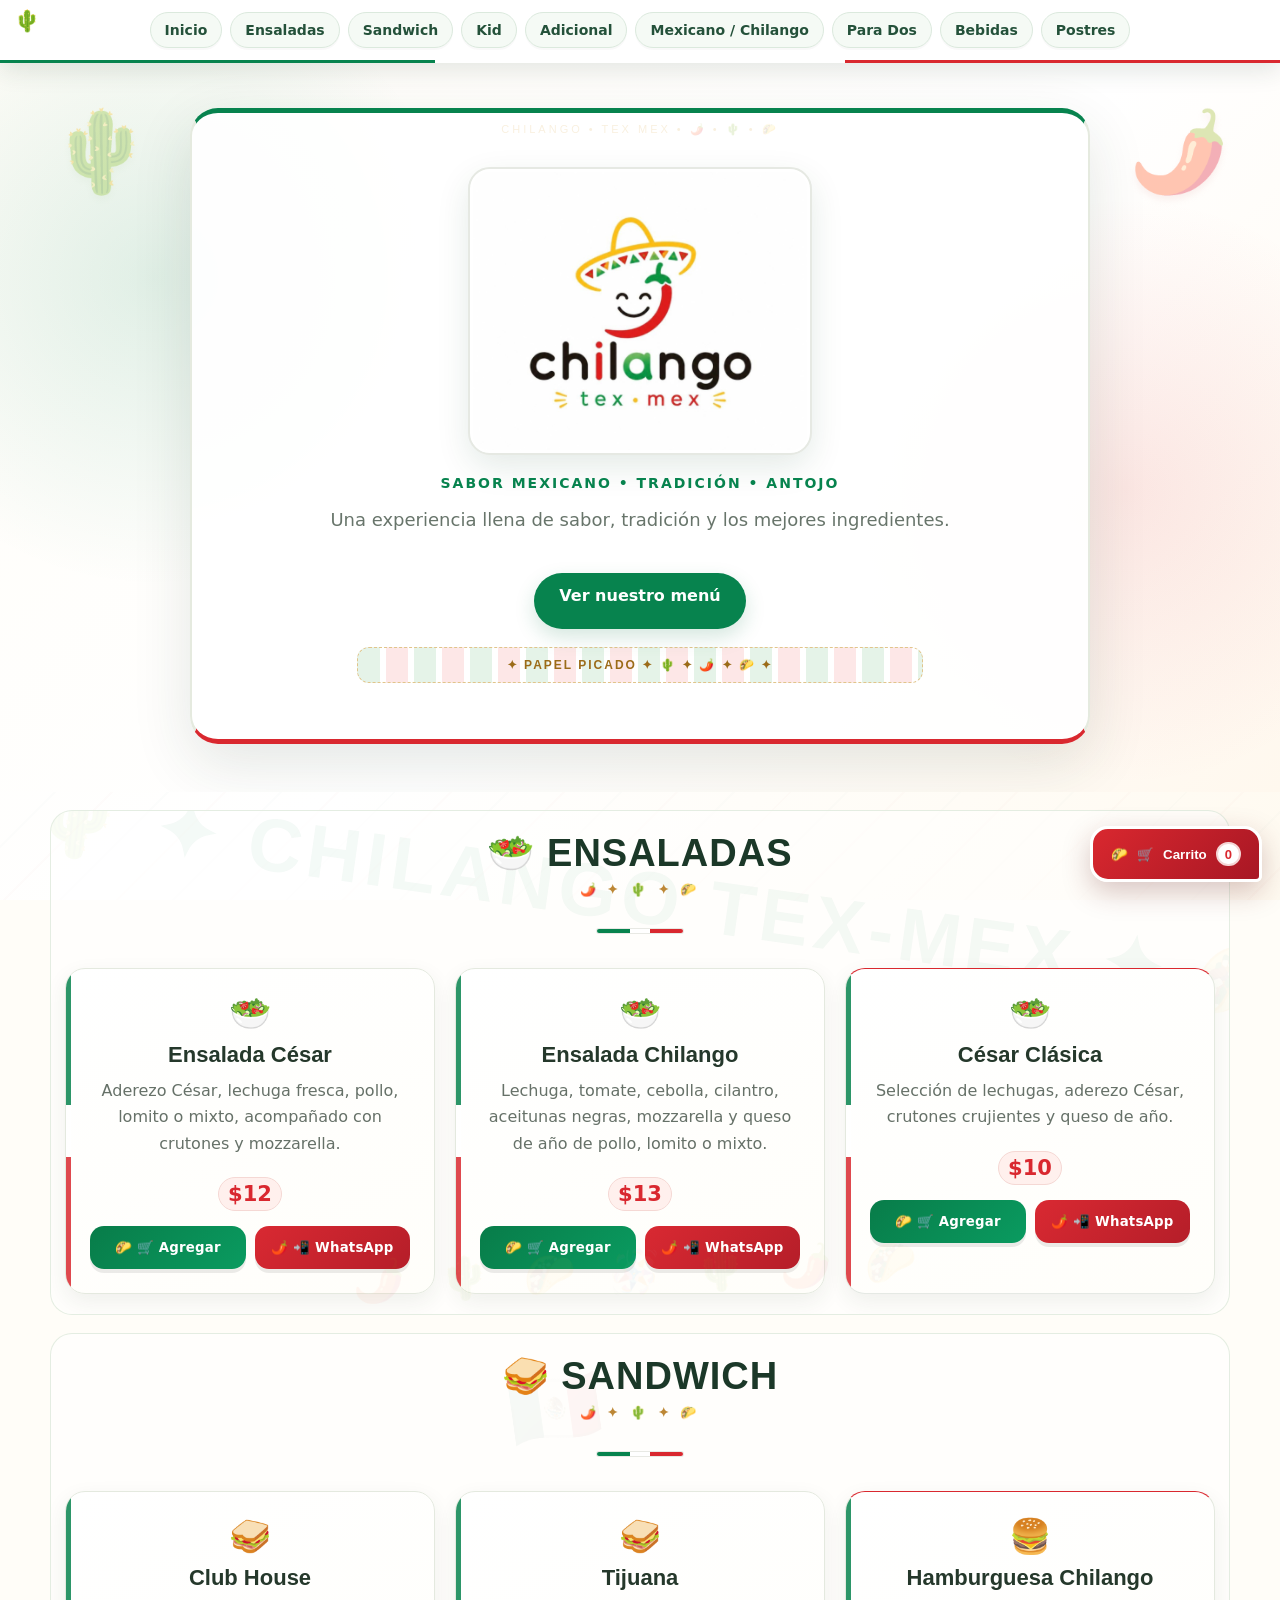
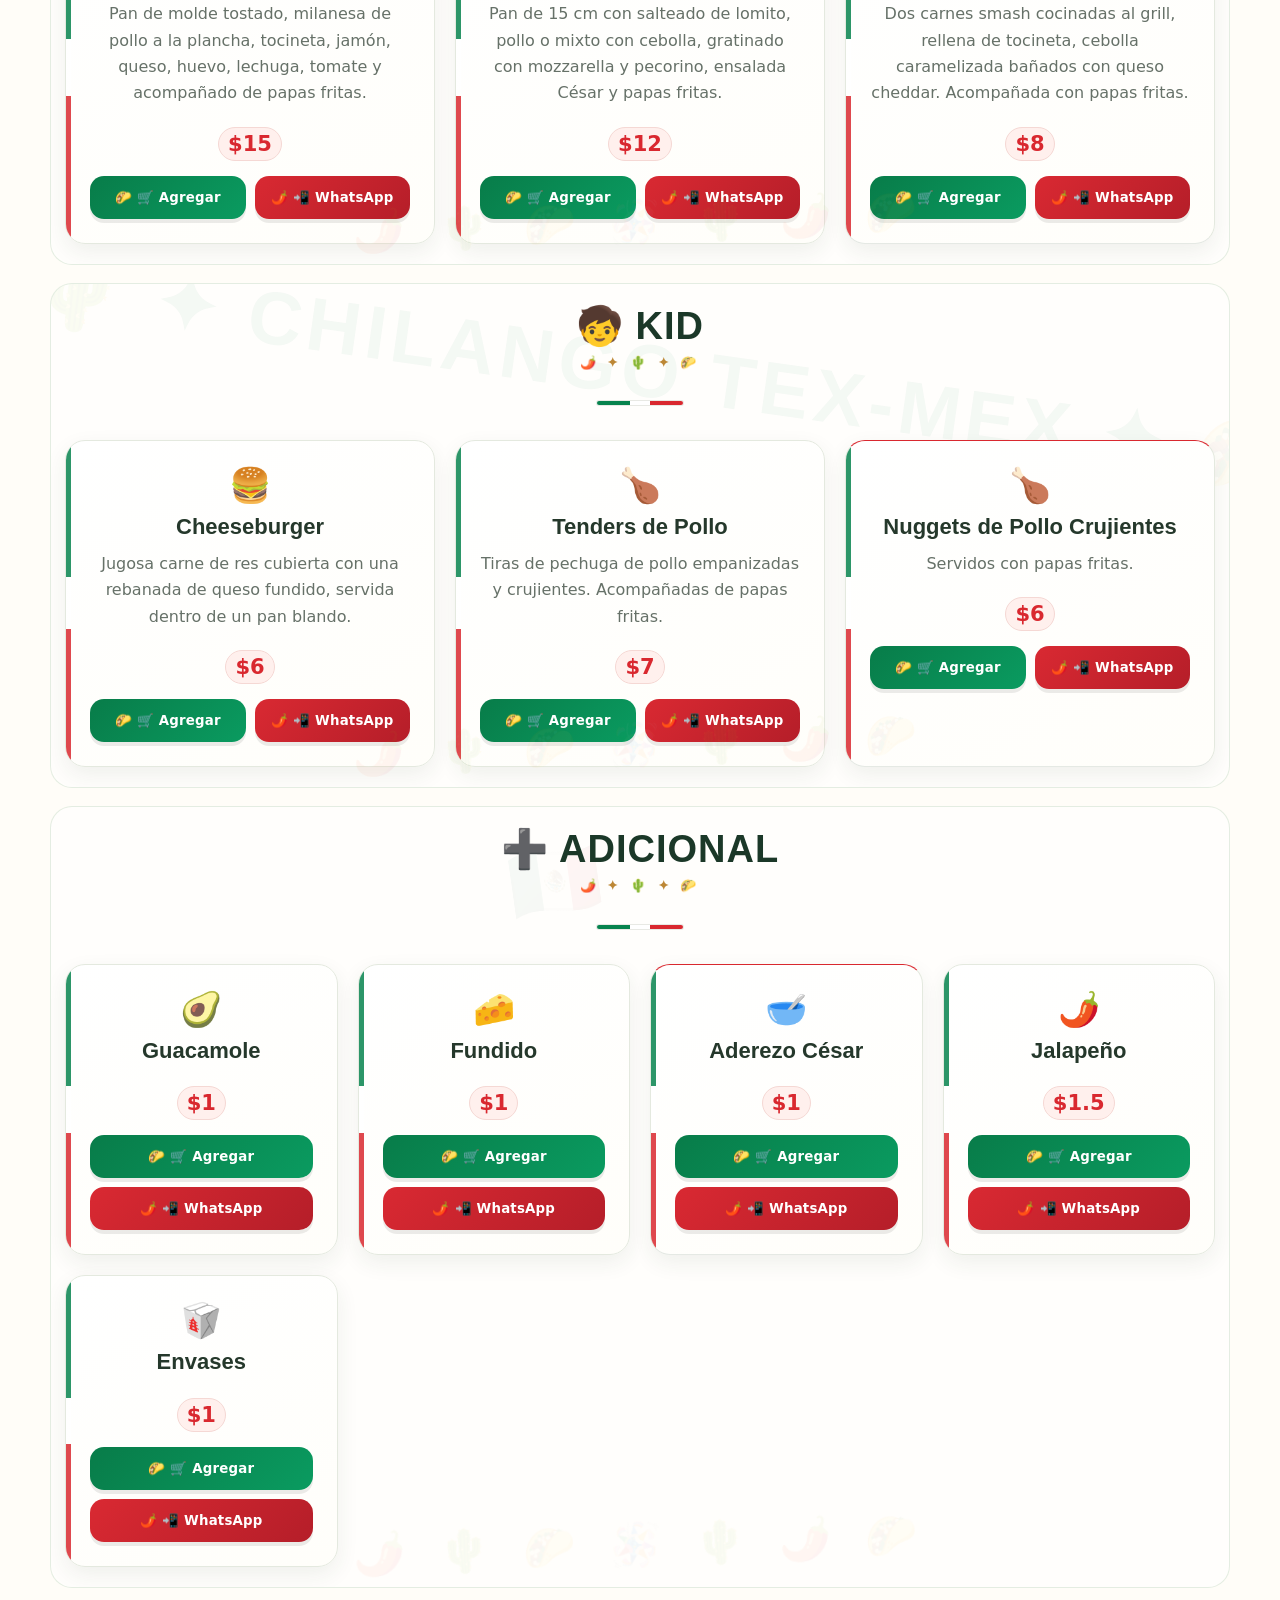
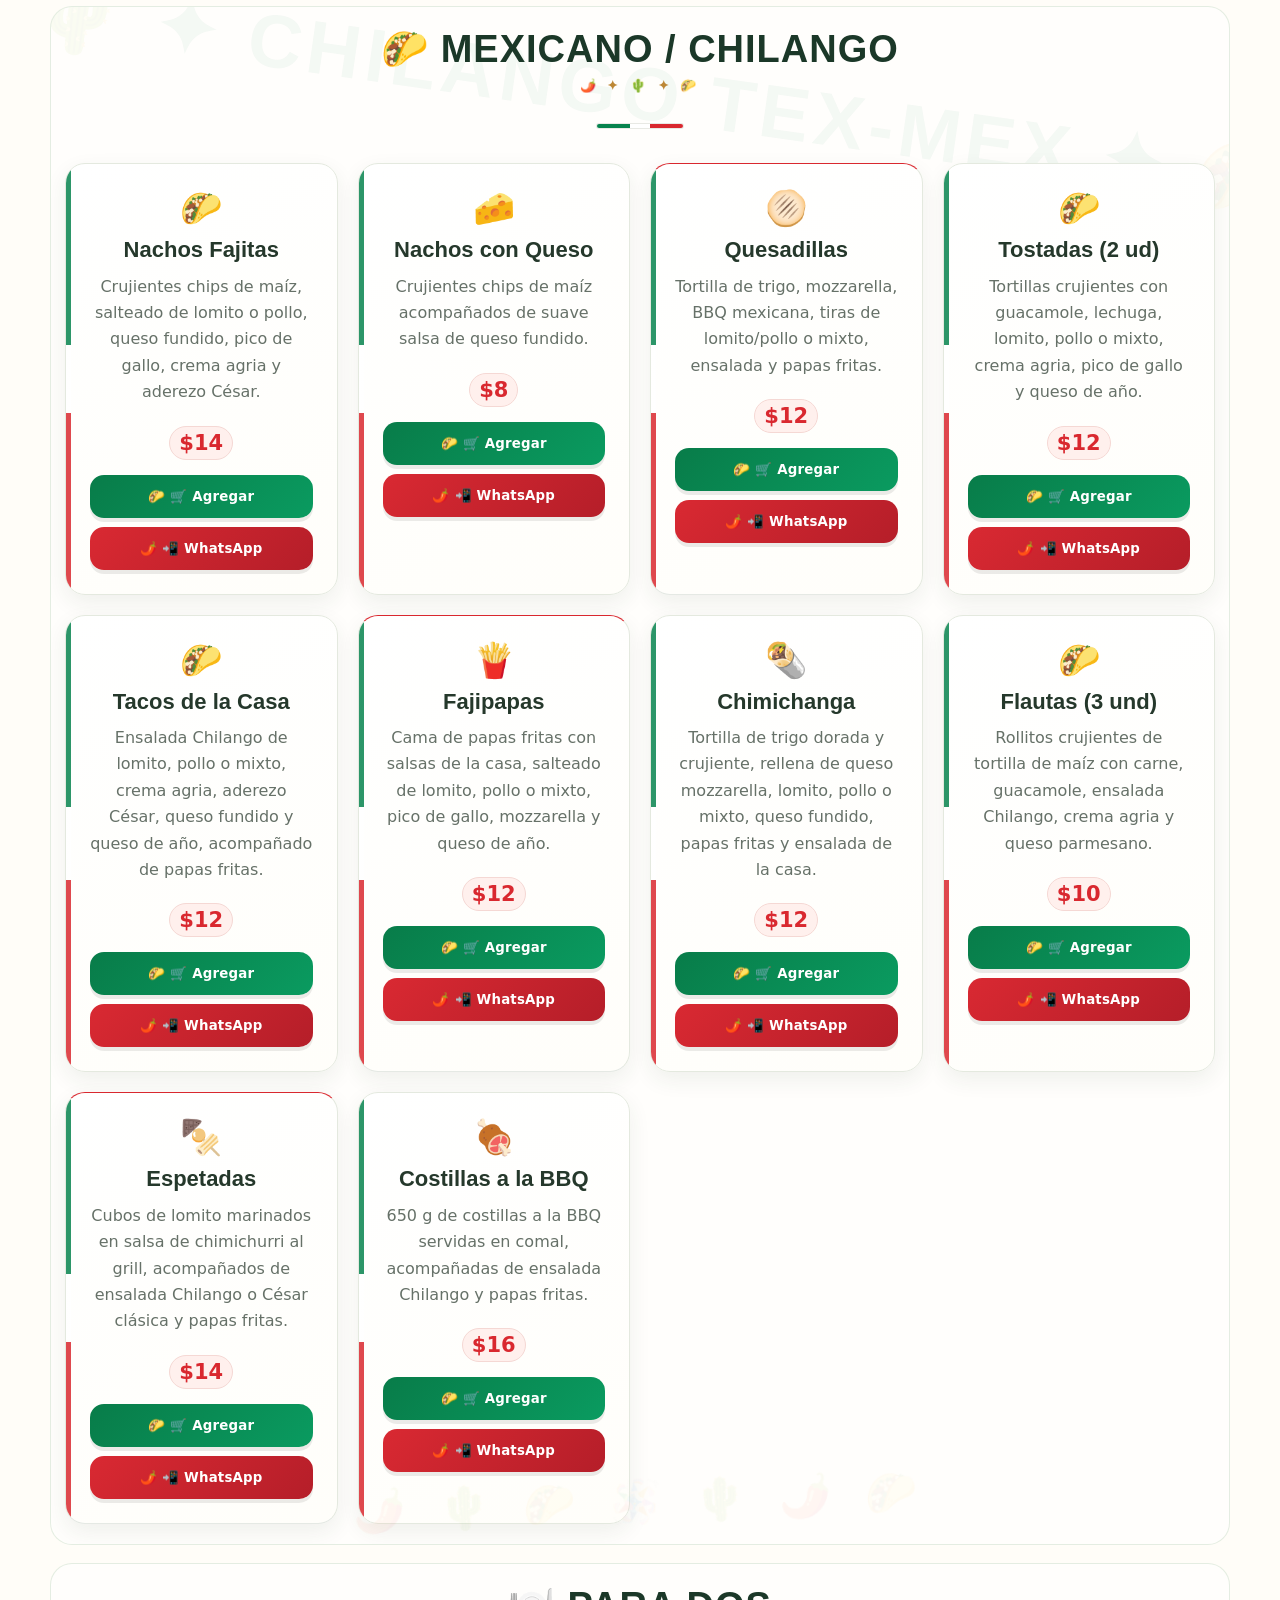
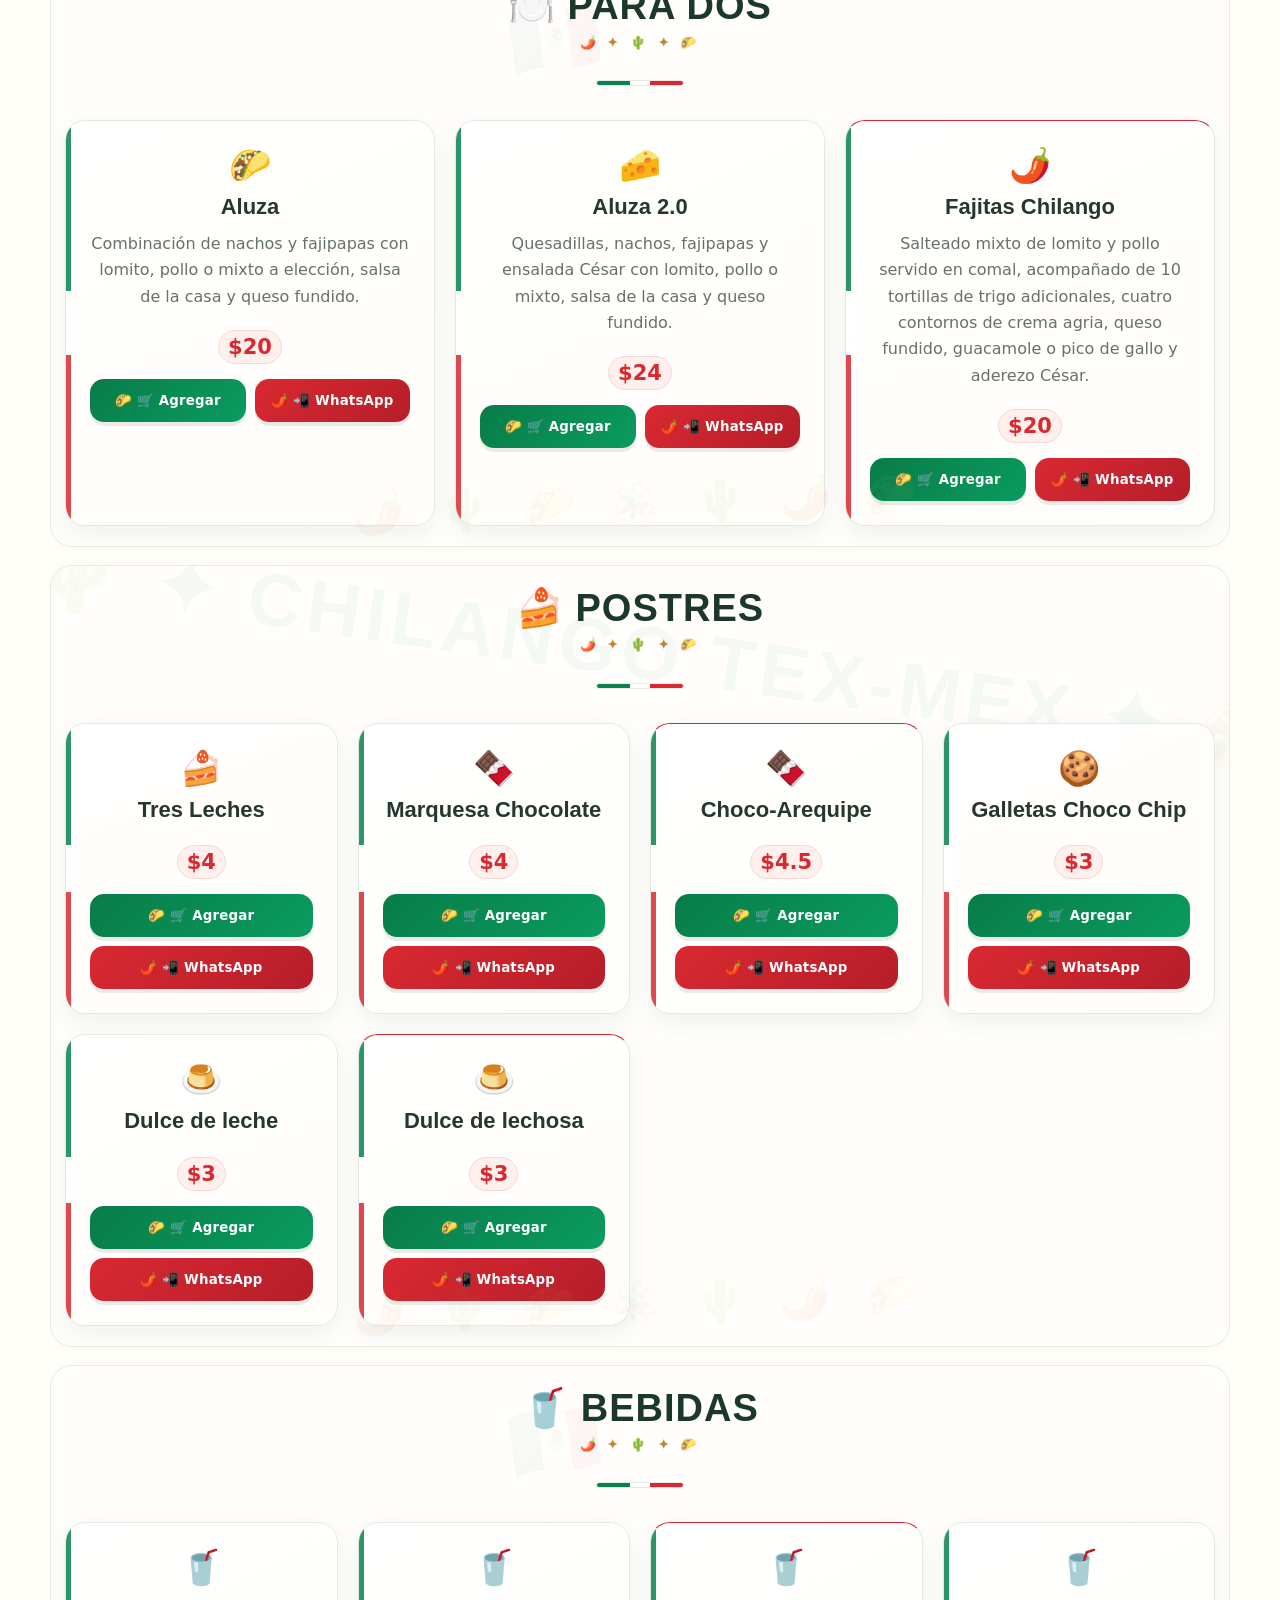
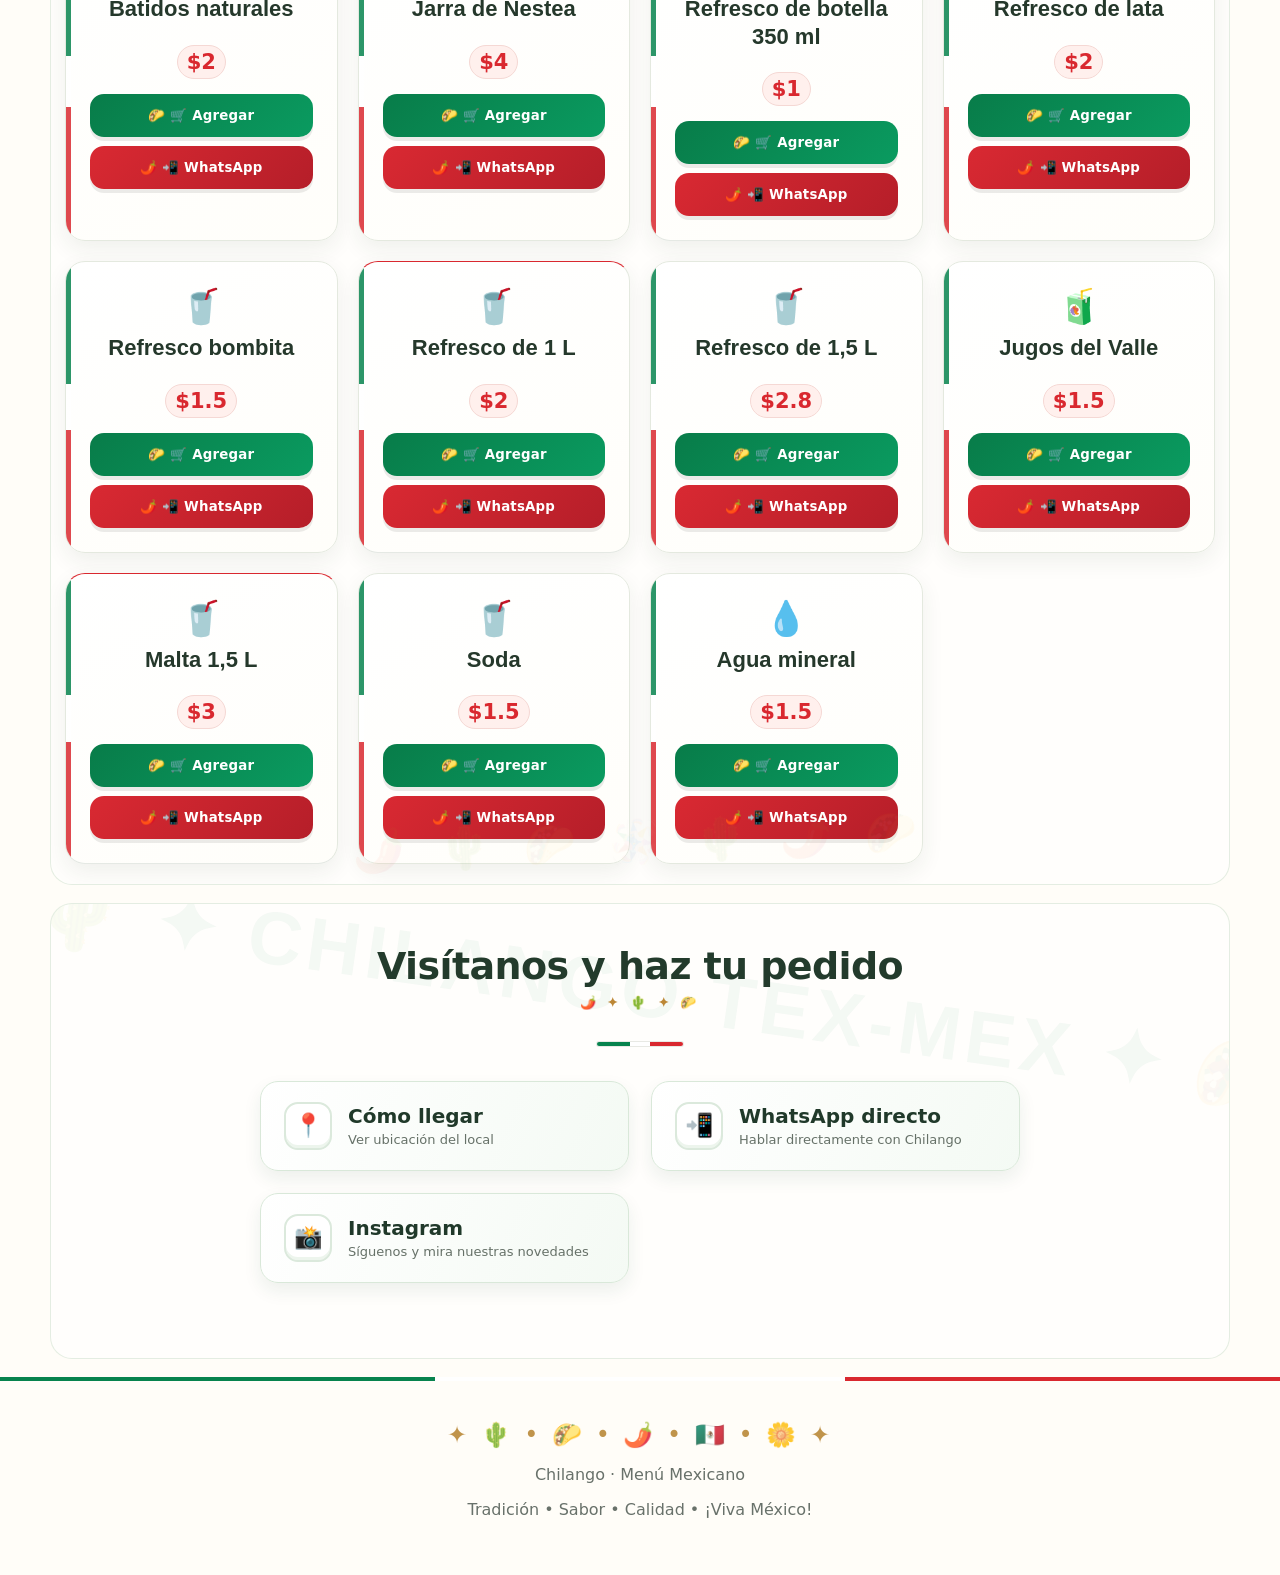
<file: proyecto/index.html>
<!DOCTYPE html>
<html lang="es">
<head>
<meta charset="UTF-8">
<meta name="viewport" content="width=device-width, initial-scale=1.0">
<meta name="theme-color" content="#006847">
<title>Chilango | Menú Mexicano</title>
<link rel="stylesheet" href="style.css">
<script src="script.js"></script>
</head>
<body>

<nav>
<a href="#inicio">Inicio</a>
<a href="#ensaladas">Ensaladas</a>
<a href="#sandwich">Sandwich</a>
<a href="#kid">Kid</a>
<a href="#adicional">Adicional</a>
<a href="#mexicano">Mexicano / Chilango</a>
<a href="#para-dos">Para Dos</a>
<a href="#bebidas">Bebidas</a>
<a href="#postres">Postres</a>
</nav>

<header class="hero" id="inicio">
<div class="hero-card">
<img class="restaurant-logo" src="[data-uri]" alt="Logo Chilango Tex Mex" />
<div class="kicker">Sabor mexicano • Tradición • Antojo</div>
<p>Una experiencia llena de sabor, tradición y los mejores ingredientes.</p>
<a class="btn" href="#ensaladas">Ver nuestro menú</a>
</div>
</header>

<section id="ensaladas" class="mexican-menu"><h2 class="mexican-title">🥗 Ensaladas</h2><div class="divider"></div><div class="card-grid"><div class="card order-item mexican-card" data-product="🥗 Ensalada César" data-price="$12"><span class="category-icon">🥗</span><h3>Ensalada César</h3><p>Aderezo César, lechuga fresca, pollo, lomito o mixto, acompañado con crutones y mozzarella.</p><span class="price">$12</span><div class="product-actions"><button type="button" class="add-cart-btn" onclick="event.stopPropagation();pedirProducto(this.closest('.order-item'))">🛒 Agregar</button><button type="button" class="direct-wa-btn" onclick="event.stopPropagation();pedirProductoWhatsApp(this.closest('.order-item'))">📲 WhatsApp</button></div></div><div class="card order-item mexican-card" data-product="🥗 Ensalada Chilango" data-price="$13"><span class="category-icon">🥗</span><h3>Ensalada Chilango</h3><p>Lechuga, tomate, cebolla, cilantro, aceitunas negras, mozzarella y queso de año de pollo, lomito o mixto.</p><span class="price">$13</span><div class="product-actions"><button type="button" class="add-cart-btn" onclick="event.stopPropagation();pedirProducto(this.closest('.order-item'))">🛒 Agregar</button><button type="button" class="direct-wa-btn" onclick="event.stopPropagation();pedirProductoWhatsApp(this.closest('.order-item'))">📲 WhatsApp</button></div></div><div class="card order-item mexican-card" data-product="🥗 César Clásica" data-price="$10"><span class="category-icon">🥗</span><h3>César Clásica</h3><p>Selección de lechugas, aderezo César, crutones crujientes y queso de año.</p><span class="price">$10</span><div class="product-actions"><button type="button" class="add-cart-btn" onclick="event.stopPropagation();pedirProducto(this.closest('.order-item'))">🛒 Agregar</button><button type="button" class="direct-wa-btn" onclick="event.stopPropagation();pedirProductoWhatsApp(this.closest('.order-item'))">📲 WhatsApp</button></div></div></div></section>
<section id="sandwich" class="mexican-menu"><h2 class="mexican-title">🥪 Sandwich</h2><div class="divider"></div><div class="card-grid"><div class="card order-item mexican-card" data-product="🥪 Club House" data-price="$15"><span class="category-icon">🥪</span><h3>Club House</h3><p>Pan de molde tostado, milanesa de pollo a la plancha, tocineta, jamón, queso, huevo, lechuga, tomate y acompañado de papas fritas.</p><span class="price">$15</span><div class="product-actions"><button type="button" class="add-cart-btn" onclick="event.stopPropagation();pedirProducto(this.closest('.order-item'))">🛒 Agregar</button><button type="button" class="direct-wa-btn" onclick="event.stopPropagation();pedirProductoWhatsApp(this.closest('.order-item'))">📲 WhatsApp</button></div></div><div class="card order-item mexican-card" data-product="🥪 Tijuana" data-price="$12"><span class="category-icon">🥪</span><h3>Tijuana</h3><p>Pan de 15 cm con salteado de lomito, pollo o mixto con cebolla, gratinado con mozzarella y pecorino, ensalada César y papas fritas.</p><span class="price">$12</span><div class="product-actions"><button type="button" class="add-cart-btn" onclick="event.stopPropagation();pedirProducto(this.closest('.order-item'))">🛒 Agregar</button><button type="button" class="direct-wa-btn" onclick="event.stopPropagation();pedirProductoWhatsApp(this.closest('.order-item'))">📲 WhatsApp</button></div></div><div class="card order-item mexican-card" data-product="🍔 Hamburguesa Chilango" data-price="$8"><span class="category-icon">🍔</span><h3>Hamburguesa Chilango</h3><p>Dos carnes smash cocinadas al grill, rellena de tocineta, cebolla caramelizada bañados con queso cheddar. Acompañada con papas fritas.</p><span class="price">$8</span><div class="product-actions"><button type="button" class="add-cart-btn" onclick="event.stopPropagation();pedirProducto(this.closest('.order-item'))">🛒 Agregar</button><button type="button" class="direct-wa-btn" onclick="event.stopPropagation();pedirProductoWhatsApp(this.closest('.order-item'))">📲 WhatsApp</button></div></div></div></section>
<section id="kid" class="mexican-menu"><h2 class="mexican-title">🧒 Kid</h2><div class="divider"></div><div class="card-grid"><div class="card order-item mexican-card" data-product="🍔 Cheeseburger" data-price="$6"><span class="category-icon">🍔</span><h3>Cheeseburger</h3><p>Jugosa carne de res cubierta con una rebanada de queso fundido, servida dentro de un pan blando.</p><span class="price">$6</span><div class="product-actions"><button type="button" class="add-cart-btn" onclick="event.stopPropagation();pedirProducto(this.closest('.order-item'))">🛒 Agregar</button><button type="button" class="direct-wa-btn" onclick="event.stopPropagation();pedirProductoWhatsApp(this.closest('.order-item'))">📲 WhatsApp</button></div></div><div class="card order-item mexican-card" data-product="🍗 Tenders de Pollo" data-price="$7"><span class="category-icon">🍗</span><h3>Tenders de Pollo</h3><p>Tiras de pechuga de pollo empanizadas y crujientes. Acompañadas de papas fritas.</p><span class="price">$7</span><div class="product-actions"><button type="button" class="add-cart-btn" onclick="event.stopPropagation();pedirProducto(this.closest('.order-item'))">🛒 Agregar</button><button type="button" class="direct-wa-btn" onclick="event.stopPropagation();pedirProductoWhatsApp(this.closest('.order-item'))">📲 WhatsApp</button></div></div><div class="card order-item mexican-card" data-product="🍗 Nuggets de Pollo Crujientes" data-price="$6"><span class="category-icon">🍗</span><h3>Nuggets de Pollo Crujientes</h3><p>Servidos con papas fritas.</p><span class="price">$6</span><div class="product-actions"><button type="button" class="add-cart-btn" onclick="event.stopPropagation();pedirProducto(this.closest('.order-item'))">🛒 Agregar</button><button type="button" class="direct-wa-btn" onclick="event.stopPropagation();pedirProductoWhatsApp(this.closest('.order-item'))">📲 WhatsApp</button></div></div></div></section>
<section id="adicional" class="mexican-menu"><h2 class="mexican-title">➕ Adicional</h2><div class="divider"></div><div class="card-grid"><div class="card order-item mexican-card" data-product="🥑 Guacamole" data-price="$1"><span class="category-icon">🥑</span><h3>Guacamole</h3><span class="price">$1</span><div class="product-actions"><button type="button" class="add-cart-btn" onclick="event.stopPropagation();pedirProducto(this.closest('.order-item'))">🛒 Agregar</button><button type="button" class="direct-wa-btn" onclick="event.stopPropagation();pedirProductoWhatsApp(this.closest('.order-item'))">📲 WhatsApp</button></div></div><div class="card order-item mexican-card" data-product="🧀 Fundido" data-price="$1"><span class="category-icon">🧀</span><h3>Fundido</h3><span class="price">$1</span><div class="product-actions"><button type="button" class="add-cart-btn" onclick="event.stopPropagation();pedirProducto(this.closest('.order-item'))">🛒 Agregar</button><button type="button" class="direct-wa-btn" onclick="event.stopPropagation();pedirProductoWhatsApp(this.closest('.order-item'))">📲 WhatsApp</button></div></div><div class="card order-item mexican-card" data-product="🥣 Aderezo César" data-price="$1"><span class="category-icon">🥣</span><h3>Aderezo César</h3><span class="price">$1</span><div class="product-actions"><button type="button" class="add-cart-btn" onclick="event.stopPropagation();pedirProducto(this.closest('.order-item'))">🛒 Agregar</button><button type="button" class="direct-wa-btn" onclick="event.stopPropagation();pedirProductoWhatsApp(this.closest('.order-item'))">📲 WhatsApp</button></div></div><div class="card order-item mexican-card" data-product="🌶️ Jalapeño" data-price="$1.5"><span class="category-icon">🌶️</span><h3>Jalapeño</h3><span class="price">$1.5</span><div class="product-actions"><button type="button" class="add-cart-btn" onclick="event.stopPropagation();pedirProducto(this.closest('.order-item'))">🛒 Agregar</button><button type="button" class="direct-wa-btn" onclick="event.stopPropagation();pedirProductoWhatsApp(this.closest('.order-item'))">📲 WhatsApp</button></div></div><div class="card order-item mexican-card" data-product="🥡 Envases" data-price="$1"><span class="category-icon">🥡</span><h3>Envases</h3><span class="price">$1</span><div class="product-actions"><button type="button" class="add-cart-btn" onclick="event.stopPropagation();pedirProducto(this.closest('.order-item'))">🛒 Agregar</button><button type="button" class="direct-wa-btn" onclick="event.stopPropagation();pedirProductoWhatsApp(this.closest('.order-item'))">📲 WhatsApp</button></div></div></div></section>
<section id="mexicano" class="mexican-menu"><h2 class="mexican-title">🌮 Mexicano / Chilango</h2><div class="divider"></div><div class="card-grid"><div class="card order-item mexican-card" data-product="🌮 Nachos Fajitas" data-price="$14"><span class="category-icon">🌮</span><h3>Nachos Fajitas</h3><p>Crujientes chips de maíz, salteado de lomito o pollo, queso fundido, pico de gallo, crema agria y aderezo César.</p><span class="price">$14</span><div class="product-actions"><button type="button" class="add-cart-btn" onclick="event.stopPropagation();pedirProducto(this.closest('.order-item'))">🛒 Agregar</button><button type="button" class="direct-wa-btn" onclick="event.stopPropagation();pedirProductoWhatsApp(this.closest('.order-item'))">📲 WhatsApp</button></div></div><div class="card order-item mexican-card" data-product="🧀 Nachos con Queso" data-price="$8"><span class="category-icon">🧀</span><h3>Nachos con Queso</h3><p>Crujientes chips de maíz acompañados de suave salsa de queso fundido.</p><span class="price">$8</span><div class="product-actions"><button type="button" class="add-cart-btn" onclick="event.stopPropagation();pedirProducto(this.closest('.order-item'))">🛒 Agregar</button><button type="button" class="direct-wa-btn" onclick="event.stopPropagation();pedirProductoWhatsApp(this.closest('.order-item'))">📲 WhatsApp</button></div></div><div class="card order-item mexican-card" data-product="🫓 Quesadillas" data-price="$12"><span class="category-icon">🫓</span><h3>Quesadillas</h3><p>Tortilla de trigo, mozzarella, BBQ mexicana, tiras de lomito/pollo o mixto, ensalada y papas fritas.</p><span class="price">$12</span><div class="product-actions"><button type="button" class="add-cart-btn" onclick="event.stopPropagation();pedirProducto(this.closest('.order-item'))">🛒 Agregar</button><button type="button" class="direct-wa-btn" onclick="event.stopPropagation();pedirProductoWhatsApp(this.closest('.order-item'))">📲 WhatsApp</button></div></div><div class="card order-item mexican-card" data-product="🌮 Tostadas (2 ud)" data-price="$12"><span class="category-icon">🌮</span><h3>Tostadas (2 ud)</h3><p>Tortillas crujientes con guacamole, lechuga, lomito, pollo o mixto, crema agria, pico de gallo y queso de año.</p><span class="price">$12</span><div class="product-actions"><button type="button" class="add-cart-btn" onclick="event.stopPropagation();pedirProducto(this.closest('.order-item'))">🛒 Agregar</button><button type="button" class="direct-wa-btn" onclick="event.stopPropagation();pedirProductoWhatsApp(this.closest('.order-item'))">📲 WhatsApp</button></div></div><div class="card order-item mexican-card" data-product="🌮 Tacos de la Casa" data-price="$12"><span class="category-icon">🌮</span><h3>Tacos de la Casa</h3><p>Ensalada Chilango de lomito, pollo o mixto, crema agria, aderezo César, queso fundido y queso de año, acompañado de papas fritas.</p><span class="price">$12</span><div class="product-actions"><button type="button" class="add-cart-btn" onclick="event.stopPropagation();pedirProducto(this.closest('.order-item'))">🛒 Agregar</button><button type="button" class="direct-wa-btn" onclick="event.stopPropagation();pedirProductoWhatsApp(this.closest('.order-item'))">📲 WhatsApp</button></div></div><div class="card order-item mexican-card" data-product="🍟 Fajipapas" data-price="$12"><span class="category-icon">🍟</span><h3>Fajipapas</h3><p>Cama de papas fritas con salsas de la casa, salteado de lomito, pollo o mixto, pico de gallo, mozzarella y queso de año.</p><span class="price">$12</span><div class="product-actions"><button type="button" class="add-cart-btn" onclick="event.stopPropagation();pedirProducto(this.closest('.order-item'))">🛒 Agregar</button><button type="button" class="direct-wa-btn" onclick="event.stopPropagation();pedirProductoWhatsApp(this.closest('.order-item'))">📲 WhatsApp</button></div></div><div class="card order-item mexican-card" data-product="🌯 Chimichanga" data-price="$12"><span class="category-icon">🌯</span><h3>Chimichanga</h3><p>Tortilla de trigo dorada y crujiente, rellena de queso mozzarella, lomito, pollo o mixto, queso fundido, papas fritas y ensalada de la casa.</p><span class="price">$12</span><div class="product-actions"><button type="button" class="add-cart-btn" onclick="event.stopPropagation();pedirProducto(this.closest('.order-item'))">🛒 Agregar</button><button type="button" class="direct-wa-btn" onclick="event.stopPropagation();pedirProductoWhatsApp(this.closest('.order-item'))">📲 WhatsApp</button></div></div><div class="card order-item mexican-card" data-product="🌮 Flautas (3 und)" data-price="$10"><span class="category-icon">🌮</span><h3>Flautas (3 und)</h3><p>Rollitos crujientes de tortilla de maíz con carne, guacamole, ensalada Chilango, crema agria y queso parmesano.</p><span class="price">$10</span><div class="product-actions"><button type="button" class="add-cart-btn" onclick="event.stopPropagation();pedirProducto(this.closest('.order-item'))">🛒 Agregar</button><button type="button" class="direct-wa-btn" onclick="event.stopPropagation();pedirProductoWhatsApp(this.closest('.order-item'))">📲 WhatsApp</button></div></div><div class="card order-item mexican-card" data-product="🍢 Espetadas" data-price="$14"><span class="category-icon">🍢</span><h3>Espetadas</h3><p>Cubos de lomito marinados en salsa de chimichurri al grill, acompañados de ensalada Chilango o César clásica y papas fritas.</p><span class="price">$14</span><div class="product-actions"><button type="button" class="add-cart-btn" onclick="event.stopPropagation();pedirProducto(this.closest('.order-item'))">🛒 Agregar</button><button type="button" class="direct-wa-btn" onclick="event.stopPropagation();pedirProductoWhatsApp(this.closest('.order-item'))">📲 WhatsApp</button></div></div><div class="card order-item mexican-card" data-product="🍖 Costillas a la BBQ" data-price="$16"><span class="category-icon">🍖</span><h3>Costillas a la BBQ</h3><p>650 g de costillas a la BBQ servidas en comal, acompañadas de ensalada Chilango y papas fritas.</p><span class="price">$16</span><div class="product-actions"><button type="button" class="add-cart-btn" onclick="event.stopPropagation();pedirProducto(this.closest('.order-item'))">🛒 Agregar</button><button type="button" class="direct-wa-btn" onclick="event.stopPropagation();pedirProductoWhatsApp(this.closest('.order-item'))">📲 WhatsApp</button></div></div></div></section>
<section id="para-dos" class="mexican-menu"><h2 class="mexican-title">🍽️ Para Dos</h2><div class="divider"></div><div class="card-grid"><div class="card order-item mexican-card" data-product="🌮 Aluza" data-price="$20"><span class="category-icon">🌮</span><h3>Aluza</h3><p>Combinación de nachos y fajipapas con lomito, pollo o mixto a elección, salsa de la casa y queso fundido.</p><span class="price">$20</span><div class="product-actions"><button type="button" class="add-cart-btn" onclick="event.stopPropagation();pedirProducto(this.closest('.order-item'))">🛒 Agregar</button><button type="button" class="direct-wa-btn" onclick="event.stopPropagation();pedirProductoWhatsApp(this.closest('.order-item'))">📲 WhatsApp</button></div></div><div class="card order-item mexican-card" data-product="🧀 Aluza 2.0" data-price="$24"><span class="category-icon">🧀</span><h3>Aluza 2.0</h3><p>Quesadillas, nachos, fajipapas y ensalada César con lomito, pollo o mixto, salsa de la casa y queso fundido.</p><span class="price">$24</span><div class="product-actions"><button type="button" class="add-cart-btn" onclick="event.stopPropagation();pedirProducto(this.closest('.order-item'))">🛒 Agregar</button><button type="button" class="direct-wa-btn" onclick="event.stopPropagation();pedirProductoWhatsApp(this.closest('.order-item'))">📲 WhatsApp</button></div></div><div class="card order-item mexican-card" data-product="🌶️ Fajitas Chilango" data-price="$20"><span class="category-icon">🌶️</span><h3>Fajitas Chilango</h3><p>Salteado mixto de lomito y pollo servido en comal, acompañado de 10 tortillas de trigo adicionales, cuatro contornos de crema agria, queso fundido, guacamole o pico de gallo y aderezo César.</p><span class="price">$20</span><div class="product-actions"><button type="button" class="add-cart-btn" onclick="event.stopPropagation();pedirProducto(this.closest('.order-item'))">🛒 Agregar</button><button type="button" class="direct-wa-btn" onclick="event.stopPropagation();pedirProductoWhatsApp(this.closest('.order-item'))">📲 WhatsApp</button></div></div></div></section>
<section id="postres" class="mexican-menu"><h2 class="mexican-title">🍰 Postres</h2><div class="divider"></div><div class="card-grid"><div class="card order-item mexican-card" data-product="🍰 Tres Leches" data-price="$4"><span class="category-icon">🍰</span><h3>Tres Leches</h3><span class="price">$4</span><div class="product-actions"><button type="button" class="add-cart-btn" onclick="event.stopPropagation();pedirProducto(this.closest('.order-item'))">🛒 Agregar</button><button type="button" class="direct-wa-btn" onclick="event.stopPropagation();pedirProductoWhatsApp(this.closest('.order-item'))">📲 WhatsApp</button></div></div><div class="card order-item mexican-card" data-product="🍫 Marquesa Chocolate" data-price="$4"><span class="category-icon">🍫</span><h3>Marquesa Chocolate</h3><span class="price">$4</span><div class="product-actions"><button type="button" class="add-cart-btn" onclick="event.stopPropagation();pedirProducto(this.closest('.order-item'))">🛒 Agregar</button><button type="button" class="direct-wa-btn" onclick="event.stopPropagation();pedirProductoWhatsApp(this.closest('.order-item'))">📲 WhatsApp</button></div></div><div class="card order-item mexican-card" data-product="🍫 Choco-Arequipe" data-price="$4.5"><span class="category-icon">🍫</span><h3>Choco-Arequipe</h3><span class="price">$4.5</span><div class="product-actions"><button type="button" class="add-cart-btn" onclick="event.stopPropagation();pedirProducto(this.closest('.order-item'))">🛒 Agregar</button><button type="button" class="direct-wa-btn" onclick="event.stopPropagation();pedirProductoWhatsApp(this.closest('.order-item'))">📲 WhatsApp</button></div></div><div class="card order-item mexican-card" data-product="🍪 Galletas Choco Chip" data-price="$3"><span class="category-icon">🍪</span><h3>Galletas Choco Chip</h3><span class="price">$3</span><div class="product-actions"><button type="button" class="add-cart-btn" onclick="event.stopPropagation();pedirProducto(this.closest('.order-item'))">🛒 Agregar</button><button type="button" class="direct-wa-btn" onclick="event.stopPropagation();pedirProductoWhatsApp(this.closest('.order-item'))">📲 WhatsApp</button></div></div><div class="card order-item mexican-card" data-product="🍮 Dulce de leche" data-price="$3"><span class="category-icon">🍮</span><h3>Dulce de leche</h3><span class="price">$3</span><div class="product-actions"><button type="button" class="add-cart-btn" onclick="event.stopPropagation();pedirProducto(this.closest('.order-item'))">🛒 Agregar</button><button type="button" class="direct-wa-btn" onclick="event.stopPropagation();pedirProductoWhatsApp(this.closest('.order-item'))">📲 WhatsApp</button></div></div><div class="card order-item mexican-card" data-product="🍮 Dulce de lechosa" data-price="$3"><span class="category-icon">🍮</span><h3>Dulce de lechosa</h3><span class="price">$3</span><div class="product-actions"><button type="button" class="add-cart-btn" onclick="event.stopPropagation();pedirProducto(this.closest('.order-item'))">🛒 Agregar</button><button type="button" class="direct-wa-btn" onclick="event.stopPropagation();pedirProductoWhatsApp(this.closest('.order-item'))">📲 WhatsApp</button></div></div></div></section>
<section id="bebidas" class="mexican-menu"><h2 class="mexican-title">🥤 Bebidas</h2><div class="divider"></div><div class="card-grid"><div class="card order-item mexican-card" data-product="🥤 Batidos naturales" data-price="$2"><span class="category-icon">🥤</span><h3>Batidos naturales</h3><span class="price">$2</span><div class="product-actions"><button type="button" class="add-cart-btn" onclick="event.stopPropagation();pedirProducto(this.closest('.order-item'))">🛒 Agregar</button><button type="button" class="direct-wa-btn" onclick="event.stopPropagation();pedirProductoWhatsApp(this.closest('.order-item'))">📲 WhatsApp</button></div></div><div class="card order-item mexican-card" data-product="🥤 Jarra de Nestea" data-price="$4"><span class="category-icon">🥤</span><h3>Jarra de Nestea</h3><span class="price">$4</span><div class="product-actions"><button type="button" class="add-cart-btn" onclick="event.stopPropagation();pedirProducto(this.closest('.order-item'))">🛒 Agregar</button><button type="button" class="direct-wa-btn" onclick="event.stopPropagation();pedirProductoWhatsApp(this.closest('.order-item'))">📲 WhatsApp</button></div></div><div class="card order-item mexican-card" data-product="🥤 Refresco de botella 350 ml" data-price="$1"><span class="category-icon">🥤</span><h3>Refresco de botella 350 ml</h3><span class="price">$1</span><div class="product-actions"><button type="button" class="add-cart-btn" onclick="event.stopPropagation();pedirProducto(this.closest('.order-item'))">🛒 Agregar</button><button type="button" class="direct-wa-btn" onclick="event.stopPropagation();pedirProductoWhatsApp(this.closest('.order-item'))">📲 WhatsApp</button></div></div><div class="card order-item mexican-card" data-product="🥤 Refresco de lata" data-price="$2"><span class="category-icon">🥤</span><h3>Refresco de lata</h3><span class="price">$2</span><div class="product-actions"><button type="button" class="add-cart-btn" onclick="event.stopPropagation();pedirProducto(this.closest('.order-item'))">🛒 Agregar</button><button type="button" class="direct-wa-btn" onclick="event.stopPropagation();pedirProductoWhatsApp(this.closest('.order-item'))">📲 WhatsApp</button></div></div><div class="card order-item mexican-card" data-product="🥤 Refresco bombita" data-price="$1.5"><span class="category-icon">🥤</span><h3>Refresco bombita</h3><span class="price">$1.5</span><div class="product-actions"><button type="button" class="add-cart-btn" onclick="event.stopPropagation();pedirProducto(this.closest('.order-item'))">🛒 Agregar</button><button type="button" class="direct-wa-btn" onclick="event.stopPropagation();pedirProductoWhatsApp(this.closest('.order-item'))">📲 WhatsApp</button></div></div><div class="card order-item mexican-card" data-product="🥤 Refresco de 1 L" data-price="$2"><span class="category-icon">🥤</span><h3>Refresco de 1 L</h3><span class="price">$2</span><div class="product-actions"><button type="button" class="add-cart-btn" onclick="event.stopPropagation();pedirProducto(this.closest('.order-item'))">🛒 Agregar</button><button type="button" class="direct-wa-btn" onclick="event.stopPropagation();pedirProductoWhatsApp(this.closest('.order-item'))">📲 WhatsApp</button></div></div><div class="card order-item mexican-card" data-product="🥤 Refresco de 1,5 L" data-price="$2.8"><span class="category-icon">🥤</span><h3>Refresco de 1,5 L</h3><span class="price">$2.8</span><div class="product-actions"><button type="button" class="add-cart-btn" onclick="event.stopPropagation();pedirProducto(this.closest('.order-item'))">🛒 Agregar</button><button type="button" class="direct-wa-btn" onclick="event.stopPropagation();pedirProductoWhatsApp(this.closest('.order-item'))">📲 WhatsApp</button></div></div><div class="card order-item mexican-card" data-product="🧃 Jugos del Valle" data-price="$1.5"><span class="category-icon">🧃</span><h3>Jugos del Valle</h3><span class="price">$1.5</span><div class="product-actions"><button type="button" class="add-cart-btn" onclick="event.stopPropagation();pedirProducto(this.closest('.order-item'))">🛒 Agregar</button><button type="button" class="direct-wa-btn" onclick="event.stopPropagation();pedirProductoWhatsApp(this.closest('.order-item'))">📲 WhatsApp</button></div></div><div class="card order-item mexican-card" data-product="🥤 Malta 1,5 L" data-price="$3"><span class="category-icon">🥤</span><h3>Malta 1,5 L</h3><span class="price">$3</span><div class="product-actions"><button type="button" class="add-cart-btn" onclick="event.stopPropagation();pedirProducto(this.closest('.order-item'))">🛒 Agregar</button><button type="button" class="direct-wa-btn" onclick="event.stopPropagation();pedirProductoWhatsApp(this.closest('.order-item'))">📲 WhatsApp</button></div></div><div class="card order-item mexican-card" data-product="🥤 Soda" data-price="$1.5"><span class="category-icon">🥤</span><h3>Soda</h3><span class="price">$1.5</span><div class="product-actions"><button type="button" class="add-cart-btn" onclick="event.stopPropagation();pedirProducto(this.closest('.order-item'))">🛒 Agregar</button><button type="button" class="direct-wa-btn" onclick="event.stopPropagation();pedirProductoWhatsApp(this.closest('.order-item'))">📲 WhatsApp</button></div></div><div class="card order-item mexican-card" data-product="💧 Agua mineral" data-price="$1.5"><span class="category-icon">💧</span><h3>Agua mineral</h3><span class="price">$1.5</span><div class="product-actions"><button type="button" class="add-cart-btn" onclick="event.stopPropagation();pedirProducto(this.closest('.order-item'))">🛒 Agregar</button><button type="button" class="direct-wa-btn" onclick="event.stopPropagation();pedirProductoWhatsApp(this.closest('.order-item'))">📲 WhatsApp</button></div></div></div></section>

<section id="acciones" class="acciones"><h2>Visítanos y haz tu pedido</h2><div class="divider"></div><div class="action-grid"><a class="mexican-btn" href="https://maps.app.goo.gl/k2Ti4Hm81Zb7eikt7?g_st=awb" target="_blank" rel="noopener noreferrer"><span class="btn-icon">📍</span><span><strong>Cómo llegar</strong><small>Ver ubicación del local</small></span></a><a class="mexican-btn" href="https://wa.me/584245445480?text=Hola%2C%20quiero%20hacer%20una%20consulta%20a%20Chilango." target="_blank" rel="noopener noreferrer"><span class="btn-icon">📲</span><span><strong>WhatsApp directo</strong><small>Hablar directamente con Chilango</small></span></a><a class="mexican-btn instagram-btn" href="https://www.instagram.com/chilangoch26?obrf=MThxbTlyeDUwaXNvdQ==" target="_blank" rel="noopener noreferrer" aria-label="Visitar Instagram de Chilango"><span class="btn-icon">📸</span><span><strong>Instagram</strong><small>Síguenos y mira nuestras novedades</small></span></a></div></section>

<button class="cart-fab" type="button" onclick="abrirCarrito()" aria-label="Abrir carrito">🛒 <span>Carrito</span><span class="cart-count" id="cartCount">0</span></button>

<div class="cart-panel" id="cartPanel" role="dialog" aria-modal="true" aria-labelledby="cartTitle" onclick="cerrarCarritoSiFondo(event)">
  <div class="cart-box" onclick="event.stopPropagation()">
    <div class="cart-head"><h3 id="cartTitle">🛒 Pedido de Chilango</h3><button class="cart-close" type="button" onclick="cerrarCarrito()" aria-label="Cerrar">×</button></div>
    <div id="cartItems"></div>
    <div class="cart-total"><span>Total</span><span id="cartTotal">$0</span></div>
    <div class="cart-actions">
      <button class="cart-clear" type="button" onclick="vaciarCarrito()">Vaciar carrito</button>
      <button class="cart-whatsapp" type="button" onclick="enviarCarritoWhatsApp()">Enviar por WhatsApp</button>
    </div>
    <p class="cart-note">Tu pedido se enviará a WhatsApp indicando el nombre del negocio: Chilango.</p>
  </div>
</div>

<footer>
<p>Chilango · Menú Mexicano</p>
<p>Tradición • Sabor • Calidad • ¡Viva México!</p>
</footer>



</body>
</html>
</file>
<file: style.css>
/* ==========================================================================
   CHILANGO · Menú Mexicano
   --------------------------------------------------------------------------
   ÍNDICE
   1. Variables
   2. Base (reset, body y fondo decorativo)
   3. Tipografía
   4. Estructura: nav, hero, secciones y footer
   5. Componentes: botones, tarjetas y menú
   6. Carrito de pedidos
   7. Opciones por producto y datos del pedido
   8. Responsive (móvil)
   ========================================================================== */


/* ==========================================================================
   1. VARIABLES
   ========================================================================== */
:root{
  --verde:#07834e;
  --verde2:#075f3b;
  --rojo:#d9282f;
  --rojo2:#a81724;
  --crema:#fffdf8;
  --oro:#d8a33d;
  --negro:#26332b;
  --blanco:#fff;
  --gris:#e7e4dc;
  --mex-white:#fff;
}


/* ==========================================================================
   2. BASE
   ========================================================================== */
*{box-sizing:border-box}

html{
  scroll-behavior:smooth;
  scroll-padding-top:76px;
}

body{
  margin:0;
  overflow-x:hidden;
  font-family:Inter,ui-sans-serif,system-ui,-apple-system,"Segoe UI",sans-serif;
  color:#27352c;
  background-color:#fffdf8;
  background-image:
    radial-gradient(ellipse at 8% 8%,rgba(0,132,78,.07),transparent 24%),
    radial-gradient(ellipse at 92% 25%,rgba(217,40,47,.06),transparent 23%),
    linear-gradient(135deg,#fffdf8,#fff 52%,#fffaf0);
  background-attachment:fixed;
}

/* Texto decorativo inclinado de fondo */
body::before{
  content:"✦   ✿   🌵   ✦   🌶️   ✿   🌮   ✦   🌼   🇲🇽   ✿   🌵   ✦";
  position:fixed;inset:0;z-index:-2;pointer-events:none;
  display:flex;align-items:center;justify-content:center;
  font-size:clamp(28px,5vw,64px);line-height:2;
  letter-spacing:12px;text-align:center;
  color:#07834e;
  opacity:.065;
  transform:rotate(-17deg) scale(1.25);
}

/* Patrón de rayas de fondo */
body::after{
  content:"";
  position:fixed;inset:0;z-index:-1;pointer-events:none;
  opacity:.17;
  background:
    repeating-linear-gradient(135deg,transparent 0 38px,rgba(0,132,78,.08) 38px 40px,transparent 40px 78px,rgba(217,40,47,.07) 78px 80px),
    radial-gradient(circle at 50% 0,rgba(216,163,61,.11),transparent 45%);
}


/* ==========================================================================
   3. TIPOGRAFÍA
   ========================================================================== */
h1,h2,h3{color:#233b2c}

h1{
  font-size:clamp(48px,11vw,105px);
  margin:18px 0 5px;
  font-style:normal;
  letter-spacing:-2px;
  text-shadow:2px 2px 0 rgba(214,166,74,.22);
}

h2{
  position:relative;
  text-align:center;
  font-size:38px;
  margin-top:0;
  font-weight:850;
  letter-spacing:-.6px;
}
h2::after{
  content:"🌶️  ✦  🌵  ✦  🌮";
  display:block;margin:7px auto 0;
  font:700 13px Arial,sans-serif;letter-spacing:4px;
  color:#b67b20;opacity:.9;
}

.kicker{
  letter-spacing:2px;
  color:var(--verde);
  text-transform:uppercase;
  font-size:14px;
  font-weight:900;
}

.subtitle{
  font-size:clamp(24px,4vw,40px);
  color:var(--rojo);
  font-weight:800;
}

.divider{
  width:86px;height:4px;
  margin:15px auto 35px;
  border-radius:8px;
  background:linear-gradient(90deg,var(--verde) 0 38%,#fff 38% 62%,var(--rojo) 62%);
  box-shadow:0 0 0 1px #e8e9e4;
}


/* ==========================================================================
   4. ESTRUCTURA
   ========================================================================== */

/* ---------- Navegación ---------- */
nav{
  position:fixed;top:0;left:0;right:0;width:100%;z-index:10;
  display:flex;justify-content:center;gap:8px;padding:12px;
  background:rgba(255,255,255,.96);
  border-bottom:3px solid transparent;
  border-image:linear-gradient(90deg,var(--verde) 0 34%,#fff 34% 66%,var(--rojo) 66% 100%) 1;
  box-shadow:0 8px 24px rgba(35,55,40,.12);
  backdrop-filter:blur(12px);
}
nav::before{
  content:"🌵";
  position:absolute;left:14px;top:9px;font-size:21px;
}
nav a{
  color:#24513a;text-decoration:none;
  padding:9px 14px;font-size:14px;font-weight:800;
  background:#f5faf5;
  border:1px solid #dbe9dd;border-radius:999px;
  box-shadow:0 2px 0 rgba(0,0,0,.025);
  transition:transform .18s,background .18s,box-shadow .18s;
}
nav a:hover{
  background:var(--verde);color:#fff;border-color:var(--verde);
  transform:translateY(-2px);
  box-shadow:0 6px 14px rgba(0,104,71,.18);
}

/* ---------- Hero ---------- */
.hero{
  position:relative;overflow:hidden;
  min-height:88vh;
  display:grid;place-items:center;text-align:center;
  padding:100px 20px 40px;
  background:
    radial-gradient(circle at 12% 35%,rgba(0,132,78,.12),transparent 25%),
    radial-gradient(circle at 88% 62%,rgba(217,40,47,.10),transparent 24%),
    linear-gradient(135deg,#fffdf8,#fff 58%,#fff8ee);
}
.hero p{color:#68756b;font-size:18px}

/* Cactus y chile decorativos a los lados */
.hero::before,.hero::after{
  position:absolute;top:105px;
  font-size:clamp(42px,7vw,80px);
  white-space:nowrap;
  opacity:.32;
}
.hero::before{
  content:"🌵";left:4%;
  color:var(--verde);
  filter:drop-shadow(0 5px 3px #dbe8d8);
}
.hero::after{
  content:"🌶️";right:4%;
  filter:drop-shadow(0 5px 3px #f1d6d3);
}

.hero-card{
  position:relative;overflow:hidden;
  width:min(900px,100%);max-width:900px;
  padding:clamp(28px,5vw,56px);
  color:#27352c;
  background:rgba(255,255,255,.94);
  border:2px solid #e5eadf;
  border-top:5px solid var(--verde);
  border-bottom:5px solid var(--rojo);
  border-radius:28px;
  box-shadow:0 20px 60px rgba(35,55,40,.12);
}
.hero-card::before{
  content:"CHILANGO  •  TEX MEX  •  🌶️  •  🌵  •  🌮";
  display:block;
  position:absolute;left:50%;top:10px;transform:translateX(-50%);
  width:100%;margin-bottom:4px;
  text-align:center;white-space:nowrap;
  color:var(--oro);opacity:.16;
  font-family:Arial,sans-serif;font-size:11px;letter-spacing:3px;
  pointer-events:none;
}
.hero-card::after{
  content:"✦  PAPEL PICADO  ✦  🌵  ✦  🌶️  ✦  🌮  ✦";
  display:block;margin:18px auto 0;padding:10px 12px;max-width:540px;
  color:#9b6b18;
  background:repeating-linear-gradient(90deg,#e5f3e8 0 22px,#fff 22px 28px,#fde7e7 28px 50px,#fff 50px 56px);
  border:1px dashed #e1c58b;border-radius:12px;
  font:800 12px Arial,sans-serif;letter-spacing:2px;
}

.restaurant-logo{
  width:min(340px,82vw);height:auto;max-height:340px;
  display:block;margin:0 auto 22px;
  object-fit:contain;
  border:3px solid #fff;outline:2px solid #e6e9e3;border-radius:20px;
  box-shadow:0 12px 35px rgba(20,70,40,.12);
}

/* ---------- Secciones ---------- */
section{
  position:relative;overflow:hidden;
  max-width:1180px;margin:18px auto;padding:20px 14px;
  background:rgba(255,255,255,.52);
  border:1px solid rgba(219,231,217,.75);
  border-radius:22px;
}
section::before{
  content:"✿  🌵  ✦  CHILANGO TEX-MEX  ✦  🌮  ✿";
  position:absolute;left:-10%;right:4%;top:30px;
  text-align:center;white-space:nowrap;
  font-family:Arial,sans-serif;font-weight:800;font-size:75px;
  letter-spacing:5px;
  color:var(--verde);opacity:.045;
  transform:rotate(8deg);pointer-events:none;
}
section:nth-of-type(even)::before{
  content:"🇲🇽";
  color:var(--rojo);opacity:.035;
  transform:rotate(-8deg);
}

.mexican-menu{position:relative}
.mexican-menu::after{
  content:"🌶️     🌵     🌮     🪅     🌵     🌶️     🌮";
  position:absolute;left:-10%;right:-10%;bottom:18px;
  text-align:center;
  font-size:clamp(22px,4vw,42px);letter-spacing:10px;
  opacity:.045;
  transform:rotate(-2deg);pointer-events:none;
}

.mexican-title{
  font-family:Arial,sans-serif;font-weight:900;
  text-transform:uppercase;letter-spacing:1px;
  color:#1b3828;
}

.acciones{
  text-align:center;
  padding-top:40px;padding-bottom:75px;
}

.card-grid{
  display:grid;
  grid-template-columns:repeat(auto-fit,minmax(220px,1fr));
  gap:20px;
}

.action-grid{
  display:grid;
  grid-template-columns:repeat(auto-fit,minmax(260px,1fr));
  gap:22px;max-width:760px;margin:0 auto;
}

/* ---------- Footer ---------- */
footer{
  position:relative;overflow:hidden;
  text-align:center;padding:40px 20px;
  color:#68716a;
  background:#fffdf8;
  border-top:4px solid transparent;
  border-image:linear-gradient(90deg,var(--verde) 0 34%,#fff 34% 66%,var(--rojo) 66% 100%) 1;
}
footer::before{
  content:"✦  🌵  •  🌮  •  🌶️  •  🇲🇽  •  🌼  ✦";
  display:block;text-align:center;margin-bottom:15px;
  color:#b17a20;opacity:.8;
  font-size:24px;letter-spacing:3px;
}


/* ==========================================================================
   5. COMPONENTES
   ========================================================================== */

/* ---------- Botón principal (.btn) ---------- */
.btn{
  display:inline-block;margin-top:25px;padding:13px 25px;min-height:56px;
  color:#fff;text-decoration:none;font-weight:800;
  background:var(--verde);
  border:0;border-radius:999px;
  box-shadow:0 8px 20px rgba(20,122,75,.18);
  transition:.2s;
}
.btn:hover{
  background:var(--rojo);color:#fff;
  transform:translateY(-2px);
}

/* ---------- Botones de acción (ubicación, WhatsApp, etc.) ---------- */
.mexican-btn{
  position:relative;overflow:hidden;
  display:flex;align-items:center;gap:16px;
  min-height:56px;padding:20px 23px;
  color:#23382b;text-decoration:none;text-align:left;
  background:linear-gradient(115deg,#fff 0%,#f4faf4 100%);
  border:1px solid #d9e8d9;border-radius:18px;
  box-shadow:0 8px 18px rgba(30,80,45,.08);
  transition:transform .2s,box-shadow .2s;
}
.mexican-btn:hover{
  transform:translateY(-3px);
  background:#f5fbf6;color:#173b27;
  box-shadow:0 15px 30px rgba(20,122,75,.14);
}
.mexican-btn strong{display:block;font-size:20px;color:#20392a}
.mexican-btn small{display:block;margin-top:4px;font-size:13px;color:#667168}

.btn-icon{
  width:48px;height:48px;flex:none;
  display:grid;place-items:center;
  font-size:23px;color:var(--verde);
  background:#fff;
  border:2px solid #dbe9dc;border-radius:14px;
  box-shadow:inset 0 -3px 0 #edf5ed;
}

/* ---------- Tarjetas del menú ---------- */
.card,
.mexican-card{
  position:relative;overflow:hidden;
  padding:24px;text-align:center;
  color:#26352b;
  background:linear-gradient(155deg,#fff 0%,#fffefa 100%);
  border:1px solid #e4e9df;border-radius:20px;
  box-shadow:0 8px 22px rgba(42,65,45,.075);
  transition:transform .2s,box-shadow .2s,border-color .2s;
}
/* Cada tercera tarjeta alterna el color del borde superior */
.card:nth-child(3n),
.mexican-card:nth-child(3n){
  border-top-color:var(--rojo);
  border-bottom-color:#e5e9e4;
}
/* Franja tricolor en el lado izquierdo */
.card::before,
.mexican-card::before{
  content:"";
  position:absolute;left:0;top:0;bottom:0;width:5px;
  background:linear-gradient(180deg,var(--verde) 0 42%,#fff 42% 58%,var(--rojo) 58% 100%);
  opacity:.85;
}
/* Producto agregado al carrito: se marca con borde dorado (sin moverse, para no romper la alineación de la fila) */
.order-item{cursor:pointer}
.order-item:focus{outline:2px solid var(--oro);outline-offset:3px}
.order-item.selected{
  outline:3px solid var(--oro);outline-offset:2px;
}
.card:hover,
.mexican-card:hover{
  transform:translateY(-4px);
  box-shadow:0 16px 30px rgba(42,65,45,.13);
  border-color:#cbdcc9;
}

.card h3,
.mexican-card h3{color:#25382b}
.card h3{margin:0 0 10px;font-size:22px;font-weight:800;line-height:1.25}
.mexican-card h3{font-family:Arial,sans-serif;font-weight:800}

.card p,
.mexican-card p{color:#667168}
.card p{margin:8px 0;line-height:1.65}

.category-icon{
  display:block;margin-bottom:8px;
  font-size:34px;filter:saturate(.9);
}
.category-badge{
  display:inline-block;margin-bottom:14px;padding:6px 13px;
  color:var(--verde);
  font-family:Arial,sans-serif;font-size:12px;font-weight:800;
  letter-spacing:1px;text-transform:uppercase;
  background:#f0f8f2;
  border:1px solid #d6e8da;border-radius:999px;
}

.price{
  display:inline-block;margin-top:12px;padding:4px 9px;
  color:var(--rojo);font-size:21px;font-weight:900;
  background:#fff0ed;
  border:1px solid #f5d8d4;border-radius:999px;
}

/* Producto seleccionado: el resplandor va después de :hover para que se mantenga al pasar el mouse */
.order-item.selected{
  box-shadow:0 0 0 5px rgba(20,122,75,.10),0 12px 30px rgba(20,70,40,.10);
}

/* ---------- Botones dentro de cada tarjeta ---------- */
.product-actions{
  display:flex;gap:9px;flex-wrap:wrap;margin-top:15px;
}
.product-actions button{
  flex:1;min-width:145px;min-height:43px;padding:10px 13px;
  font-family:inherit;font-weight:900;letter-spacing:.2px;
  cursor:pointer;
  border:0;border-radius:14px;
  box-shadow:0 4px 0 rgba(0,0,0,.08);
  transition:transform .16s,box-shadow .16s,filter .16s;
}
.product-actions button:hover{
  transform:translateY(-2px);
  filter:saturate(1.12);
  box-shadow:0 7px 14px rgba(20,50,30,.14);
}
.product-actions button:active{
  transform:translateY(1px);
  box-shadow:0 2px 0 rgba(0,0,0,.08);
}
.add-cart-btn{
  color:#fff;
  background:linear-gradient(135deg,#087c49,#0a9b60);
}
.add-cart-btn::before{content:"🌮  "}
.direct-wa-btn{
  color:#fff;
  background:linear-gradient(135deg,#d92932,#b51e29);
}
.direct-wa-btn::before{content:"🌶️  "}

/* ---------- Alineación de las tarjetas ----------
   Todas las tarjetas de una misma fila comparten las mismas "franjas":
   ícono, título, descripción, precio, opciones y botones. Así quedan al mismo
   nivel aunque un título ocupe dos líneas o un plato no tenga opciones. */
.card-grid > .card{
  display:flex;flex-direction:column;align-items:center;   /* respaldo para navegadores antiguos */
}
.card-grid > .card > .price{margin-top:auto}
.card-grid > .card > .opciones,
.card-grid > .card > .product-actions{width:100%}

@supports (grid-template-rows:subgrid){
  .card-grid{row-gap:0;margin-bottom:-20px}
  .card-grid > .card{
    display:grid;align-items:start;justify-items:stretch;
    grid-template-rows:subgrid;grid-row:span 6;
    row-gap:0;margin-bottom:20px;
  }
  .card-grid > .card > .category-icon{grid-row:1}
  .card-grid > .card > h3{grid-row:2}
  .card-grid > .card > p{grid-row:3}
  .card-grid > .card > .price{grid-row:4;justify-self:center;margin-top:12px}
  .card-grid > .card > .opciones{grid-row:5}
  .card-grid > .card > .product-actions{grid-row:6}
}



/* ==========================================================================
   6. CARRITO DE PEDIDOS
   ========================================================================== */

/* Botón flotante */
.cart-fab{
  position:fixed;right:18px;bottom:18px;z-index:50;
  display:flex;align-items:center;gap:9px;
  padding:13px 18px;
  color:#fff;font-family:Arial,sans-serif;font-weight:900;
  background:linear-gradient(135deg,#d9282f,#a81724);
  border:3px solid #fff;border-radius:18px 18px 6px 18px;
  box-shadow:0 10px 28px rgba(100,30,30,.25);
  cursor:pointer;
}
.cart-fab::before{content:"🌮 "}
.cart-fab:hover{transform:translateY(-2px)}

.cart-count{
  min-width:24px;height:24px;padding:0 7px;
  display:grid;place-items:center;
  font-size:13px;font-weight:900;
  color:var(--rojo);background:#fff;
  border:2px solid #f4d5d5;border-radius:12px;
}

/* Panel y caja */
.cart-panel{
  position:fixed;inset:0;z-index:100;
  display:none;align-items:flex-end;justify-content:center;
  padding:15px;
  background:rgba(25,48,33,.45);
  backdrop-filter:blur(7px);
}
.cart-panel.open{display:flex}

.cart-box{
  width:min(560px,100%);max-height:min(82vh,720px);overflow:auto;
  padding:22px;
  color:#25352a;
  background:#fff;
  border:1px solid #e0e8df;
  border-top:6px solid var(--verde);
  border-bottom:6px solid var(--rojo);
  border-radius:24px;
  box-shadow:0 25px 70px rgba(20,40,25,.25);
}

/* Encabezado */
.cart-head{
  display:flex;align-items:center;justify-content:space-between;
  gap:15px;margin-bottom:12px;
}
.cart-head h3{margin:0;font-size:28px;color:#20392a}
.cart-close{
  width:38px;height:38px;
  font-size:22px;color:#23382b;
  background:#f3f7f3;
  border:1px solid #dce6dc;border-radius:12px;
  cursor:pointer;
}

/* Lista de productos */
.cart-empty{text-align:center;padding:25px 8px;color:#68716a}
.cart-row{
  display:grid;grid-template-columns:1fr auto;
  gap:10px;align-items:center;padding:13px 0;
  border-bottom:1px dashed #dce5dc;
}
.cart-row strong{display:block;color:#25372b}
.cart-row small{color:#6b756d}

/* Botones + y − */
.qty-controls{display:flex;align-items:center;gap:8px}
.qty-controls b{min-width:22px;text-align:center;font-size:16px;color:#25372b}
.qty-controls button{
  width:36px;height:36px;
  color:#fff;font-weight:800;
  background:var(--verde);
  border:0;border-radius:10px;
  cursor:pointer;
}

/* Total y acciones */
.cart-total{
  display:flex;justify-content:space-between;
  margin:18px 0;
  font-size:21px;font-weight:800;color:#20392a;
}
.cart-actions{display:grid;grid-template-columns:1fr 1fr;gap:10px}
.cart-actions button{
  padding:13px;
  font-weight:900;
  border:0;border-radius:13px;
  cursor:pointer;
}
.cart-clear{background:#fbecee;color:#9e1d2b}
.cart-whatsapp{
  color:#fff;
  background:linear-gradient(135deg,#07834e,#075f3b);
}
.cart-note{
  margin:12px 0 0;
  text-align:center;font-size:12px;color:#737d75;
}


/* ==========================================================================
   7. OPCIONES POR PRODUCTO Y DATOS DEL PEDIDO
   ========================================================================== */
.cart-box [hidden],
.card [hidden]{display:none !important}

/* Respaldo si el logo no carga */
.logo-fallback{
  display:none;margin:0 auto 22px;
  font-family:Arial,sans-serif;font-weight:900;line-height:1;
  font-size:clamp(46px,13vw,76px);letter-spacing:-2px;color:#233b2c;
}
.logo-fallback small{
  display:block;margin-top:8px;
  font-size:.26em;font-weight:800;letter-spacing:.3em;color:var(--rojo);
}

/* Grupo de opciones (también se usa para elegir entrega o retiro) */
.opciones{margin:14px 0 0;padding:0;border:0;min-width:0}
.opciones legend,
.entrega legend{
  display:block;width:100%;padding:0;margin:0 0 8px;
  font-size:13px;font-weight:800;color:#4a5a4f;
}
.opciones legend{text-align:center}
.opciones-lista{display:flex;flex-wrap:wrap;justify-content:center;gap:8px}
.opcion{position:relative}
.opcion input{
  position:absolute;inset:0;width:100%;height:100%;
  margin:0;opacity:0;cursor:pointer;
}
.opcion span{
  display:flex;align-items:center;justify-content:center;
  min-height:42px;padding:8px 16px;
  font-size:14px;font-weight:800;color:#24513a;
  background:#f5faf5;
  border:1.5px solid #cfe0d1;border-radius:999px;
  transition:background .15s,color .15s,border-color .15s;
}
/* En las tarjetas del menú las píldoras son más compactas para que quepan 3 en una fila */
.card .opciones-lista{gap:6px}
.card .opcion span{min-height:40px;padding:8px 12px;font-size:13px}
.opcion:hover span{border-color:var(--verde)}
.opcion input:checked + span{
  color:#fff;background:var(--verde);border-color:var(--verde);
}
.opcion input:focus-visible + span{outline:3px solid var(--oro);outline-offset:2px}
.opciones.invalid .opcion span{border-color:var(--rojo)}
.opciones .opciones-error,
.card .opciones .opciones-error{
  margin:8px 0 0;font-size:13px;font-weight:700;color:var(--rojo2);
}

/* Opción elegida dentro del carrito */
.cart-row small{color:#6b756d}
.cart-opcion{
  display:inline-block;margin-top:3px;padding:2px 10px;
  font-size:12px;font-weight:800;color:var(--verde2);
  background:#eaf5ee;border:1px solid #cfe4d5;border-radius:999px;
}
.cart-opcion + small{margin-left:6px}

/* Datos del cliente */
.pedido-datos{margin-top:4px}
.entrega{margin:0 0 14px;padding:0;border:0;min-width:0}
.entrega-opciones{display:grid;grid-template-columns:1fr 1fr;gap:8px}
.entrega-opciones .opcion span{text-align:center}

.campo{margin:0 0 12px}
.campo label{
  display:block;margin:0 0 5px;
  font-size:13px;font-weight:800;color:#2f4a38;
}
.campo .opcional{font-weight:600;color:#737d75}
.campo input,
.campo textarea{
  display:block;width:100%;padding:11px 13px;
  font:inherit;font-size:16px;color:#25352a;
  background:#fff;
  border:1.5px solid #cfdccf;border-radius:12px;
}
.campo textarea{min-height:68px;resize:vertical}
.campo input:focus,
.campo textarea:focus{
  outline:3px solid rgba(216,163,61,.5);outline-offset:1px;
  border-color:var(--oro);
}
.campo [aria-invalid="true"],
.campo [aria-invalid="true"]:focus{border-color:var(--rojo)}
.campo .campo-error{margin:5px 0 0;font-size:13px;font-weight:700;color:var(--rojo2)}

.cart-status{
  margin:4px 0 12px;padding:10px 13px;
  font-size:14px;font-weight:700;color:var(--verde2);
  background:#eaf5ee;border-radius:12px;
}
.cart-status.error{color:var(--rojo2);background:#fbecee}

@media (prefers-reduced-motion:reduce){
  .opcion span{transition:none}
}


/* ==========================================================================
   8. RESPONSIVE (móvil: hasta 600px)
   ========================================================================== */
@media(max-width:600px){

  /* Navegación con scroll horizontal */
  nav{
    overflow-x:auto;justify-content:flex-start;
    padding:10px 8px 10px 42px;gap:5px;
    scrollbar-width:none;
  }
  nav::-webkit-scrollbar{display:none}
  nav a{white-space:nowrap;font-size:11px;padding:8px 10px}

  /* Hero */
  h1{letter-spacing:-1px}
  .hero{min-height:82vh;padding:88px 12px 28px}
  .hero::before,.hero::after{top:95px}
  .hero-card{width:100%;padding:28px 16px;border-radius:22px}
  .hero-card::after{font-size:10px;letter-spacing:1px}
  .restaurant-logo{width:min(260px,78vw);max-height:260px;margin-bottom:16px}

  /* Menú */
  h2{font-size:32px}
  .card-grid{grid-template-columns:1fr;gap:15px}
  .card,
  .mexican-card{padding:21px 18px;border-radius:17px}
  .product-actions button{min-width:0}
  .action-grid{grid-template-columns:1fr;gap:15px}

  /* Carrito */
  .cart-fab{right:12px;bottom:12px}
  .cart-box{padding:17px}
  .cart-head h3{font-size:24px}
  .cart-actions{grid-template-columns:1fr}

  /* Alineación de tarjetas: el espacio entre tarjetas es margen, no hueco entre franjas */
  @supports (grid-template-rows:subgrid){
    .card-grid{row-gap:0;margin-bottom:-15px}
    .card-grid > .card{margin-bottom:15px}
  }

  /* Opciones y datos del pedido */
  .opcion span{min-height:44px}
  .entrega-opciones .opcion span{padding:8px 10px;font-size:13px}
}
</file>
<file: proyecto/style.css>
/* ==========================================================================
   CHILANGO · Menú Mexicano
   --------------------------------------------------------------------------
   ÍNDICE
   1. Variables
   2. Base (reset, body y fondo decorativo)
   3. Tipografía
   4. Estructura: nav, hero, secciones y footer
   5. Componentes: botones, tarjetas y menú
   6. Carrito de pedidos
   7. Responsive (móvil)
   ========================================================================== */


/* ==========================================================================
   1. VARIABLES
   ========================================================================== */
:root{
  --verde:#07834e;
  --verde2:#075f3b;
  --rojo:#d9282f;
  --rojo2:#a81724;
  --crema:#fffdf8;
  --oro:#d8a33d;
  --negro:#26332b;
  --blanco:#fff;
  --gris:#e7e4dc;
  --mex-white:#fff;
}


/* ==========================================================================
   2. BASE
   ========================================================================== */
*{box-sizing:border-box}

html{
  scroll-behavior:smooth;
  scroll-padding-top:76px;
}

body{
  margin:0;
  overflow-x:hidden;
  font-family:Inter,ui-sans-serif,system-ui,-apple-system,"Segoe UI",sans-serif;
  color:#27352c;
  background-color:#fffdf8;
  background-image:
    radial-gradient(ellipse at 8% 8%,rgba(0,132,78,.07),transparent 24%),
    radial-gradient(ellipse at 92% 25%,rgba(217,40,47,.06),transparent 23%),
    linear-gradient(135deg,#fffdf8,#fff 52%,#fffaf0);
  background-attachment:fixed;
}

/* Texto decorativo inclinado de fondo */
body::before{
  content:"✦   ✿   🌵   ✦   🌶️   ✿   🌮   ✦   🌼   🇲🇽   ✿   🌵   ✦";
  position:fixed;inset:0;z-index:-2;pointer-events:none;
  display:flex;align-items:center;justify-content:center;
  font-size:clamp(28px,5vw,64px);line-height:2;
  letter-spacing:12px;text-align:center;
  color:#07834e;
  opacity:.065;
  transform:rotate(-17deg) scale(1.25);
}

/* Patrón de rayas de fondo */
body::after{
  content:"";
  position:fixed;inset:0;z-index:-1;pointer-events:none;
  opacity:.17;
  background:
    repeating-linear-gradient(135deg,transparent 0 38px,rgba(0,132,78,.08) 38px 40px,transparent 40px 78px,rgba(217,40,47,.07) 78px 80px),
    radial-gradient(circle at 50% 0,rgba(216,163,61,.11),transparent 45%);
}


/* ==========================================================================
   3. TIPOGRAFÍA
   ========================================================================== */
h1,h2,h3{color:#233b2c}

h1{
  font-size:clamp(48px,11vw,105px);
  margin:18px 0 5px;
  font-style:normal;
  letter-spacing:-2px;
  text-shadow:2px 2px 0 rgba(214,166,74,.22);
}

h2{
  position:relative;
  text-align:center;
  font-size:38px;
  margin-top:0;
  font-weight:850;
  letter-spacing:-.6px;
}
h2::after{
  content:"🌶️  ✦  🌵  ✦  🌮";
  display:block;margin:7px auto 0;
  font:700 13px Arial,sans-serif;letter-spacing:4px;
  color:#b67b20;opacity:.9;
}

.kicker{
  letter-spacing:2px;
  color:var(--verde);
  text-transform:uppercase;
  font-size:14px;
  font-weight:900;
}

.subtitle{
  font-size:clamp(24px,4vw,40px);
  color:var(--rojo);
  font-weight:800;
}

.divider{
  width:86px;height:4px;
  margin:15px auto 35px;
  border-radius:8px;
  background:linear-gradient(90deg,var(--verde) 0 38%,#fff 38% 62%,var(--rojo) 62%);
  box-shadow:0 0 0 1px #e8e9e4;
}


/* ==========================================================================
   4. ESTRUCTURA
   ========================================================================== */

/* ---------- Navegación ---------- */
nav{
  position:fixed;top:0;left:0;right:0;width:100%;z-index:10;
  display:flex;justify-content:center;gap:8px;padding:12px;
  background:rgba(255,255,255,.96);
  border-bottom:3px solid transparent;
  border-image:linear-gradient(90deg,var(--verde) 0 34%,#fff 34% 66%,var(--rojo) 66% 100%) 1;
  box-shadow:0 8px 24px rgba(35,55,40,.12);
  backdrop-filter:blur(12px);
}
nav::before{
  content:"🌵";
  position:absolute;left:14px;top:9px;font-size:21px;
}
nav a{
  color:#24513a;text-decoration:none;
  padding:9px 14px;font-size:14px;font-weight:800;
  background:#f5faf5;
  border:1px solid #dbe9dd;border-radius:999px;
  box-shadow:0 2px 0 rgba(0,0,0,.025);
  transition:transform .18s,background .18s,box-shadow .18s;
}
nav a:hover{
  background:var(--verde);color:#fff;border-color:var(--verde);
  transform:translateY(-2px);
  box-shadow:0 6px 14px rgba(0,104,71,.18);
}

/* ---------- Hero ---------- */
.hero{
  position:relative;overflow:hidden;
  min-height:88vh;
  display:grid;place-items:center;text-align:center;
  padding:100px 20px 40px;
  background:
    radial-gradient(circle at 12% 35%,rgba(0,132,78,.12),transparent 25%),
    radial-gradient(circle at 88% 62%,rgba(217,40,47,.10),transparent 24%),
    linear-gradient(135deg,#fffdf8,#fff 58%,#fff8ee);
}
.hero p{color:#68756b;font-size:18px}

/* Cactus y chile decorativos a los lados */
.hero::before,.hero::after{
  position:absolute;top:105px;
  font-size:clamp(42px,7vw,80px);
  white-space:nowrap;
  opacity:.32;
}
.hero::before{
  content:"🌵";left:4%;
  color:var(--verde);
  filter:drop-shadow(0 5px 3px #dbe8d8);
}
.hero::after{
  content:"🌶️";right:4%;
  filter:drop-shadow(0 5px 3px #f1d6d3);
}

.hero-card{
  position:relative;overflow:hidden;
  width:min(900px,100%);max-width:900px;
  padding:clamp(28px,5vw,56px);
  color:#27352c;
  background:rgba(255,255,255,.94);
  border:2px solid #e5eadf;
  border-top:5px solid var(--verde);
  border-bottom:5px solid var(--rojo);
  border-radius:28px;
  box-shadow:0 20px 60px rgba(35,55,40,.12);
}
.hero-card::before{
  content:"CHILANGO  •  TEX MEX  •  🌶️  •  🌵  •  🌮";
  display:block;
  position:absolute;left:50%;top:10px;transform:translateX(-50%);
  width:100%;margin-bottom:4px;
  text-align:center;white-space:nowrap;
  color:var(--oro);opacity:.16;
  font-family:Arial,sans-serif;font-size:11px;letter-spacing:3px;
  pointer-events:none;
}
.hero-card::after{
  content:"✦  PAPEL PICADO  ✦  🌵  ✦  🌶️  ✦  🌮  ✦";
  display:block;margin:18px auto 0;padding:10px 12px;max-width:540px;
  color:#9b6b18;
  background:repeating-linear-gradient(90deg,#e5f3e8 0 22px,#fff 22px 28px,#fde7e7 28px 50px,#fff 50px 56px);
  border:1px dashed #e1c58b;border-radius:12px;
  font:800 12px Arial,sans-serif;letter-spacing:2px;
}

.restaurant-logo{
  width:min(340px,82vw);height:auto;max-height:340px;
  display:block;margin:0 auto 22px;
  object-fit:contain;
  border:3px solid #fff;outline:2px solid #e6e9e3;border-radius:20px;
  box-shadow:0 12px 35px rgba(20,70,40,.12);
}

/* ---------- Secciones ---------- */
section{
  position:relative;overflow:hidden;
  max-width:1180px;margin:18px auto;padding:20px 14px;
  background:rgba(255,255,255,.52);
  border:1px solid rgba(219,231,217,.75);
  border-radius:22px;
}
section::before{
  content:"✿  🌵  ✦  CHILANGO TEX-MEX  ✦  🌮  ✿";
  position:absolute;left:-10%;right:4%;top:30px;
  text-align:center;white-space:nowrap;
  font-family:Arial,sans-serif;font-weight:800;font-size:75px;
  letter-spacing:5px;
  color:var(--verde);opacity:.045;
  transform:rotate(8deg);pointer-events:none;
}
section:nth-of-type(even)::before{
  content:"🇲🇽";
  color:var(--rojo);opacity:.035;
  transform:rotate(-8deg);
}

.mexican-menu{position:relative}
.mexican-menu::after{
  content:"🌶️     🌵     🌮     🪅     🌵     🌶️     🌮";
  position:absolute;left:-10%;right:-10%;bottom:18px;
  text-align:center;
  font-size:clamp(22px,4vw,42px);letter-spacing:10px;
  opacity:.045;
  transform:rotate(-2deg);pointer-events:none;
}

.mexican-title{
  font-family:Arial,sans-serif;font-weight:900;
  text-transform:uppercase;letter-spacing:1px;
  color:#1b3828;
}

.acciones{
  text-align:center;
  padding-top:40px;padding-bottom:75px;
}

.card-grid{
  display:grid;
  grid-template-columns:repeat(auto-fit,minmax(220px,1fr));
  gap:20px;
}

.action-grid{
  display:grid;
  grid-template-columns:repeat(auto-fit,minmax(260px,1fr));
  gap:22px;max-width:760px;margin:0 auto;
}

/* ---------- Footer ---------- */
footer{
  position:relative;overflow:hidden;
  text-align:center;padding:40px 20px;
  color:#68716a;
  background:#fffdf8;
  border-top:4px solid transparent;
  border-image:linear-gradient(90deg,var(--verde) 0 34%,#fff 34% 66%,var(--rojo) 66% 100%) 1;
}
footer::before{
  content:"✦  🌵  •  🌮  •  🌶️  •  🇲🇽  •  🌼  ✦";
  display:block;text-align:center;margin-bottom:15px;
  color:#b17a20;opacity:.8;
  font-size:24px;letter-spacing:3px;
}


/* ==========================================================================
   5. COMPONENTES
   ========================================================================== */

/* ---------- Botón principal (.btn) ---------- */
.btn{
  display:inline-block;margin-top:25px;padding:13px 25px;min-height:56px;
  color:#fff;text-decoration:none;font-weight:800;
  background:var(--verde);
  border:0;border-radius:999px;
  box-shadow:0 8px 20px rgba(20,122,75,.18);
  transition:.2s;
}
.btn:hover{
  background:var(--rojo);color:#fff;
  transform:translateY(-2px);
}

/* ---------- Botones de acción (ubicación, WhatsApp, etc.) ---------- */
.mexican-btn{
  position:relative;overflow:hidden;
  display:flex;align-items:center;gap:16px;
  min-height:56px;padding:20px 23px;
  color:#23382b;text-decoration:none;text-align:left;
  background:linear-gradient(115deg,#fff 0%,#f4faf4 100%);
  border:1px solid #d9e8d9;border-radius:18px;
  box-shadow:0 8px 18px rgba(30,80,45,.08);
  transition:transform .2s,box-shadow .2s;
}
.mexican-btn:hover{
  transform:translateY(-3px);
  background:#f5fbf6;color:#173b27;
  box-shadow:0 15px 30px rgba(20,122,75,.14);
}
.mexican-btn strong{display:block;font-size:20px;color:#20392a}
.mexican-btn small{display:block;margin-top:4px;font-size:13px;color:#667168}

.btn-icon{
  width:48px;height:48px;flex:none;
  display:grid;place-items:center;
  font-size:23px;color:var(--verde);
  background:#fff;
  border:2px solid #dbe9dc;border-radius:14px;
  box-shadow:inset 0 -3px 0 #edf5ed;
}

/* ---------- Tarjetas del menú ---------- */
.card,
.mexican-card{
  position:relative;overflow:hidden;
  padding:24px;text-align:center;
  color:#26352b;
  background:linear-gradient(155deg,#fff 0%,#fffefa 100%);
  border:1px solid #e4e9df;border-radius:20px;
  box-shadow:0 8px 22px rgba(42,65,45,.075);
  transition:transform .2s,box-shadow .2s,border-color .2s;
}
/* Cada tercera tarjeta alterna el color del borde superior */
.card:nth-child(3n),
.mexican-card:nth-child(3n){
  border-top-color:var(--rojo);
  border-bottom-color:#e5e9e4;
}
/* Franja tricolor en el lado izquierdo */
.card::before,
.mexican-card::before{
  content:"";
  position:absolute;left:0;top:0;bottom:0;width:5px;
  background:linear-gradient(180deg,var(--verde) 0 42%,#fff 42% 58%,var(--rojo) 58% 100%);
  opacity:.85;
}
/* Producto agregado al carrito. Va antes de :hover para que al pasar el mouse suba un poco más */
.order-item{cursor:pointer}
.order-item:focus{outline:2px solid var(--oro);outline-offset:3px}
.order-item.selected{
  outline:3px solid var(--oro);outline-offset:2px;
  transform:translateY(-3px);
}
.card:hover,
.mexican-card:hover{
  transform:translateY(-4px);
  box-shadow:0 16px 30px rgba(42,65,45,.13);
  border-color:#cbdcc9;
}

.card h3,
.mexican-card h3{color:#25382b}
.card h3{margin:0 0 10px;font-size:22px;font-weight:800;line-height:1.25}
.mexican-card h3{font-family:Arial,sans-serif;font-weight:800}

.card p,
.mexican-card p{color:#667168}
.card p{margin:8px 0;line-height:1.65}

.category-icon{
  display:block;margin-bottom:8px;
  font-size:34px;filter:saturate(.9);
}
.category-badge{
  display:inline-block;margin-bottom:14px;padding:6px 13px;
  color:var(--verde);
  font-family:Arial,sans-serif;font-size:12px;font-weight:800;
  letter-spacing:1px;text-transform:uppercase;
  background:#f0f8f2;
  border:1px solid #d6e8da;border-radius:999px;
}

.price{
  display:inline-block;margin-top:12px;padding:4px 9px;
  color:var(--rojo);font-size:21px;font-weight:900;
  background:#fff0ed;
  border:1px solid #f5d8d4;border-radius:999px;
}

/* Producto seleccionado: el resplandor va después de :hover para que se mantenga al pasar el mouse */
.order-item.selected{
  box-shadow:0 0 0 5px rgba(20,122,75,.10),0 12px 30px rgba(20,70,40,.10);
}

/* ---------- Botones dentro de cada tarjeta ---------- */
.product-actions{
  display:flex;gap:9px;flex-wrap:wrap;margin-top:15px;
}
.product-actions button{
  flex:1;min-width:145px;min-height:43px;padding:10px 13px;
  font-family:inherit;font-weight:900;letter-spacing:.2px;
  cursor:pointer;
  border:0;border-radius:14px;
  box-shadow:0 4px 0 rgba(0,0,0,.08);
  transition:transform .16s,box-shadow .16s,filter .16s;
}
.product-actions button:hover{
  transform:translateY(-2px);
  filter:saturate(1.12);
  box-shadow:0 7px 14px rgba(20,50,30,.14);
}
.product-actions button:active{
  transform:translateY(1px);
  box-shadow:0 2px 0 rgba(0,0,0,.08);
}
.add-cart-btn{
  color:#fff;
  background:linear-gradient(135deg,#087c49,#0a9b60);
}
.add-cart-btn::before{content:"🌮  "}
.direct-wa-btn{
  color:#fff;
  background:linear-gradient(135deg,#d92932,#b51e29);
}
.direct-wa-btn::before{content:"🌶️  "}


/* ==========================================================================
   6. CARRITO DE PEDIDOS
   ========================================================================== */

/* Botón flotante */
.cart-fab{
  position:fixed;right:18px;bottom:18px;z-index:50;
  display:flex;align-items:center;gap:9px;
  padding:13px 18px;
  color:#fff;font-family:Arial,sans-serif;font-weight:900;
  background:linear-gradient(135deg,#d9282f,#a81724);
  border:3px solid #fff;border-radius:18px 18px 6px 18px;
  box-shadow:0 10px 28px rgba(100,30,30,.25);
  cursor:pointer;
}
.cart-fab::before{content:"🌮 "}
.cart-fab:hover{transform:translateY(-2px)}

.cart-count{
  min-width:24px;height:24px;padding:0 7px;
  display:grid;place-items:center;
  font-size:13px;font-weight:900;
  color:var(--rojo);background:#fff;
  border:2px solid #f4d5d5;border-radius:12px;
}

/* Panel y caja */
.cart-panel{
  position:fixed;inset:0;z-index:100;
  display:none;align-items:flex-end;justify-content:center;
  padding:15px;
  background:rgba(25,48,33,.45);
  backdrop-filter:blur(7px);
}
.cart-panel.open{display:flex}

.cart-box{
  width:min(560px,100%);max-height:min(82vh,720px);overflow:auto;
  padding:22px;
  color:#25352a;
  background:#fff;
  border:1px solid #e0e8df;
  border-top:6px solid var(--verde);
  border-bottom:6px solid var(--rojo);
  border-radius:24px;
  box-shadow:0 25px 70px rgba(20,40,25,.25);
}

/* Encabezado */
.cart-head{
  display:flex;align-items:center;justify-content:space-between;
  gap:15px;margin-bottom:12px;
}
.cart-head h3{margin:0;font-size:28px;color:#20392a}
.cart-close{
  width:38px;height:38px;
  font-size:22px;color:#23382b;
  background:#f3f7f3;
  border:1px solid #dce6dc;border-radius:12px;
  cursor:pointer;
}

/* Lista de productos */
.cart-empty{text-align:center;padding:25px 8px;color:#68716a}
.cart-row{
  display:grid;grid-template-columns:1fr auto;
  gap:10px;align-items:center;padding:13px 0;
  border-bottom:1px dashed #dce5dc;
}
.cart-row strong{display:block;color:#25372b}
.cart-row small{color:#6b756d}

/* Botones + y − */
.qty-controls{display:flex;align-items:center;gap:8px}
.qty-controls b{min-width:22px;text-align:center;font-size:16px;color:#25372b}
.qty-controls button{
  width:36px;height:36px;
  color:#fff;font-weight:800;
  background:var(--verde);
  border:0;border-radius:10px;
  cursor:pointer;
}

/* Total y acciones */
.cart-total{
  display:flex;justify-content:space-between;
  margin:18px 0;
  font-size:21px;font-weight:800;color:#20392a;
}
.cart-actions{display:grid;grid-template-columns:1fr 1fr;gap:10px}
.cart-actions button{
  padding:13px;
  font-weight:900;
  border:0;border-radius:13px;
  cursor:pointer;
}
.cart-clear{background:#fbecee;color:#9e1d2b}
.cart-whatsapp{
  color:#fff;
  background:linear-gradient(135deg,#07834e,#075f3b);
}
.cart-note{
  margin:12px 0 0;
  text-align:center;font-size:12px;color:#737d75;
}


/* ==========================================================================
   7. RESPONSIVE (móvil: hasta 600px)
   ========================================================================== */
@media(max-width:600px){

  /* Navegación con scroll horizontal */
  nav{
    overflow-x:auto;justify-content:flex-start;
    padding:10px 8px 10px 42px;gap:5px;
    scrollbar-width:none;
  }
  nav::-webkit-scrollbar{display:none}
  nav a{white-space:nowrap;font-size:11px;padding:8px 10px}

  /* Hero */
  h1{letter-spacing:-1px}
  .hero{min-height:82vh;padding:88px 12px 28px}
  .hero::before,.hero::after{top:95px}
  .hero-card{width:100%;padding:28px 16px;border-radius:22px}
  .hero-card::after{font-size:10px;letter-spacing:1px}
  .restaurant-logo{width:min(260px,78vw);max-height:260px;margin-bottom:16px}

  /* Menú */
  h2{font-size:32px}
  .card-grid{grid-template-columns:1fr;gap:15px}
  .card,
  .mexican-card{padding:21px 18px;border-radius:17px}
  .product-actions button{min-width:0}
  .action-grid{grid-template-columns:1fr;gap:15px}

  /* Carrito */
  .cart-fab{right:12px;bottom:12px}
  .cart-box{padding:17px}
  .cart-head h3{font-size:24px}
  .cart-actions{grid-template-columns:1fr}
}
</file>
